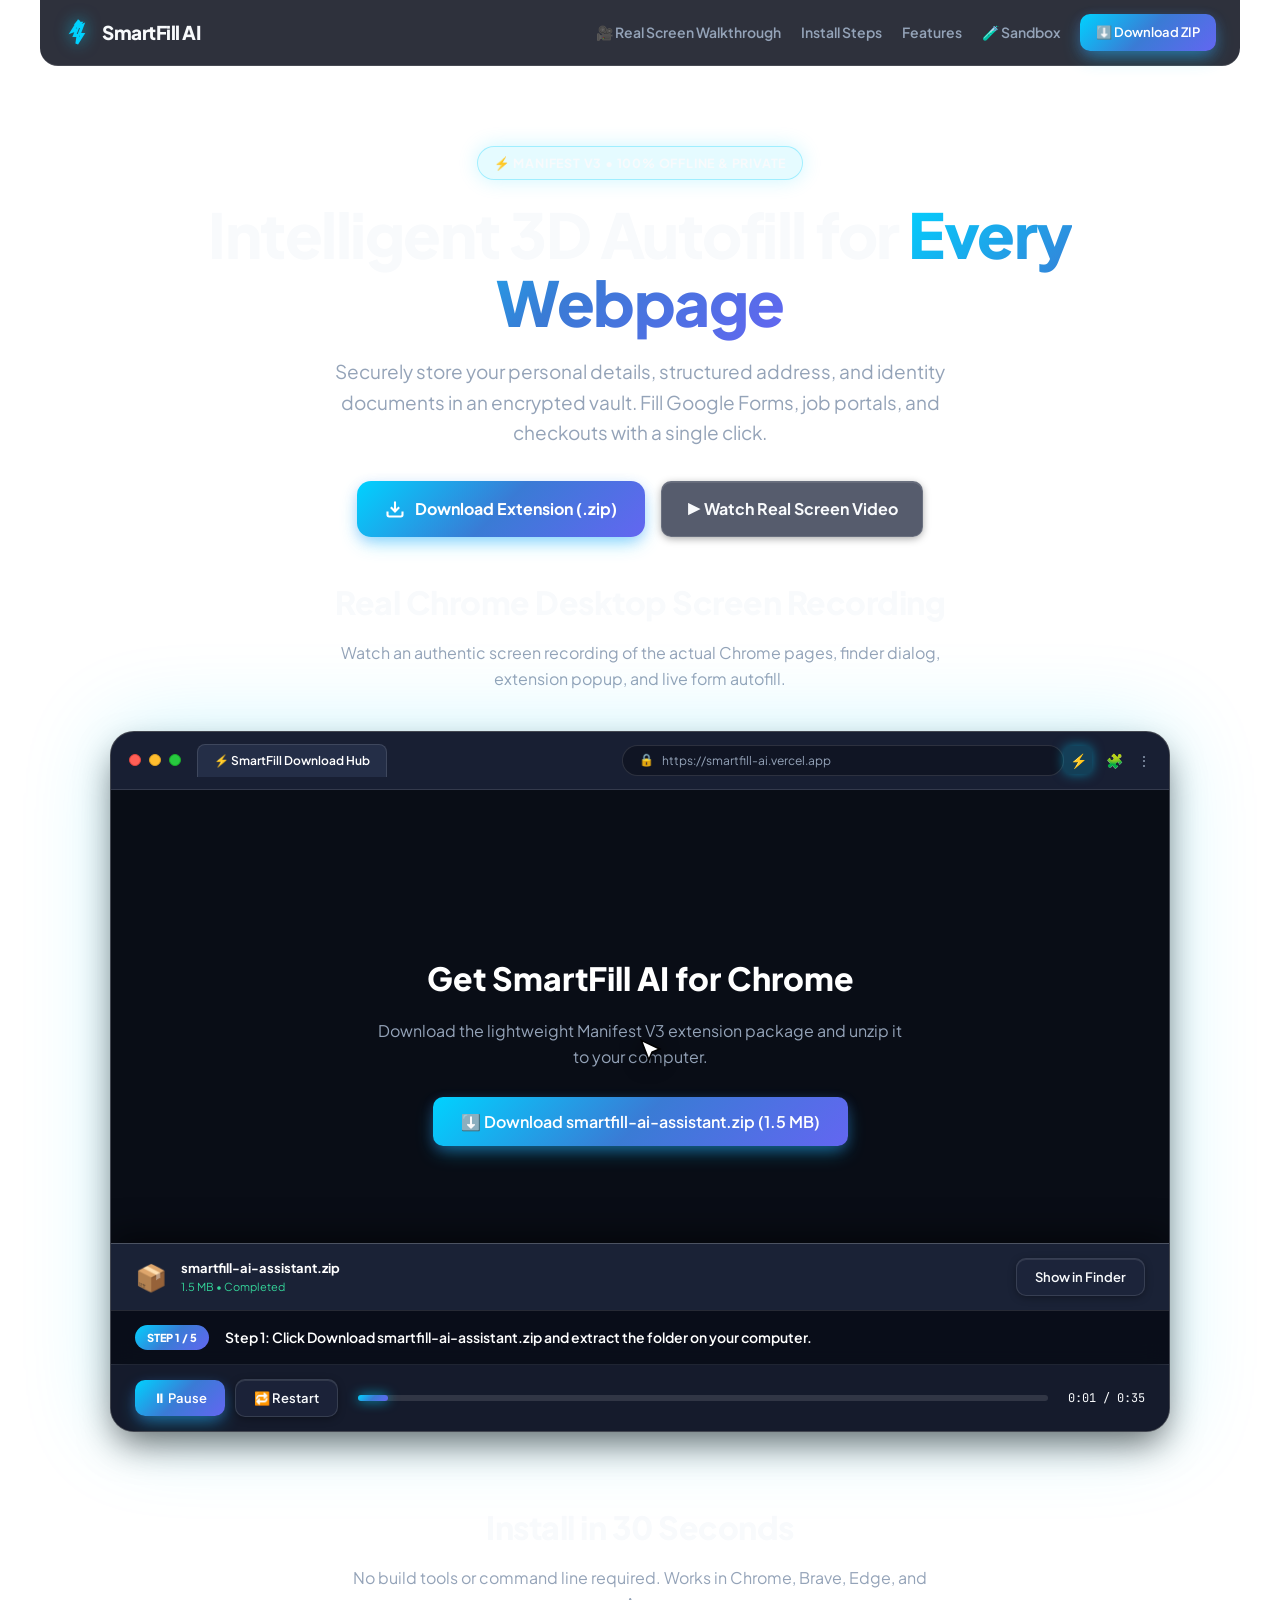
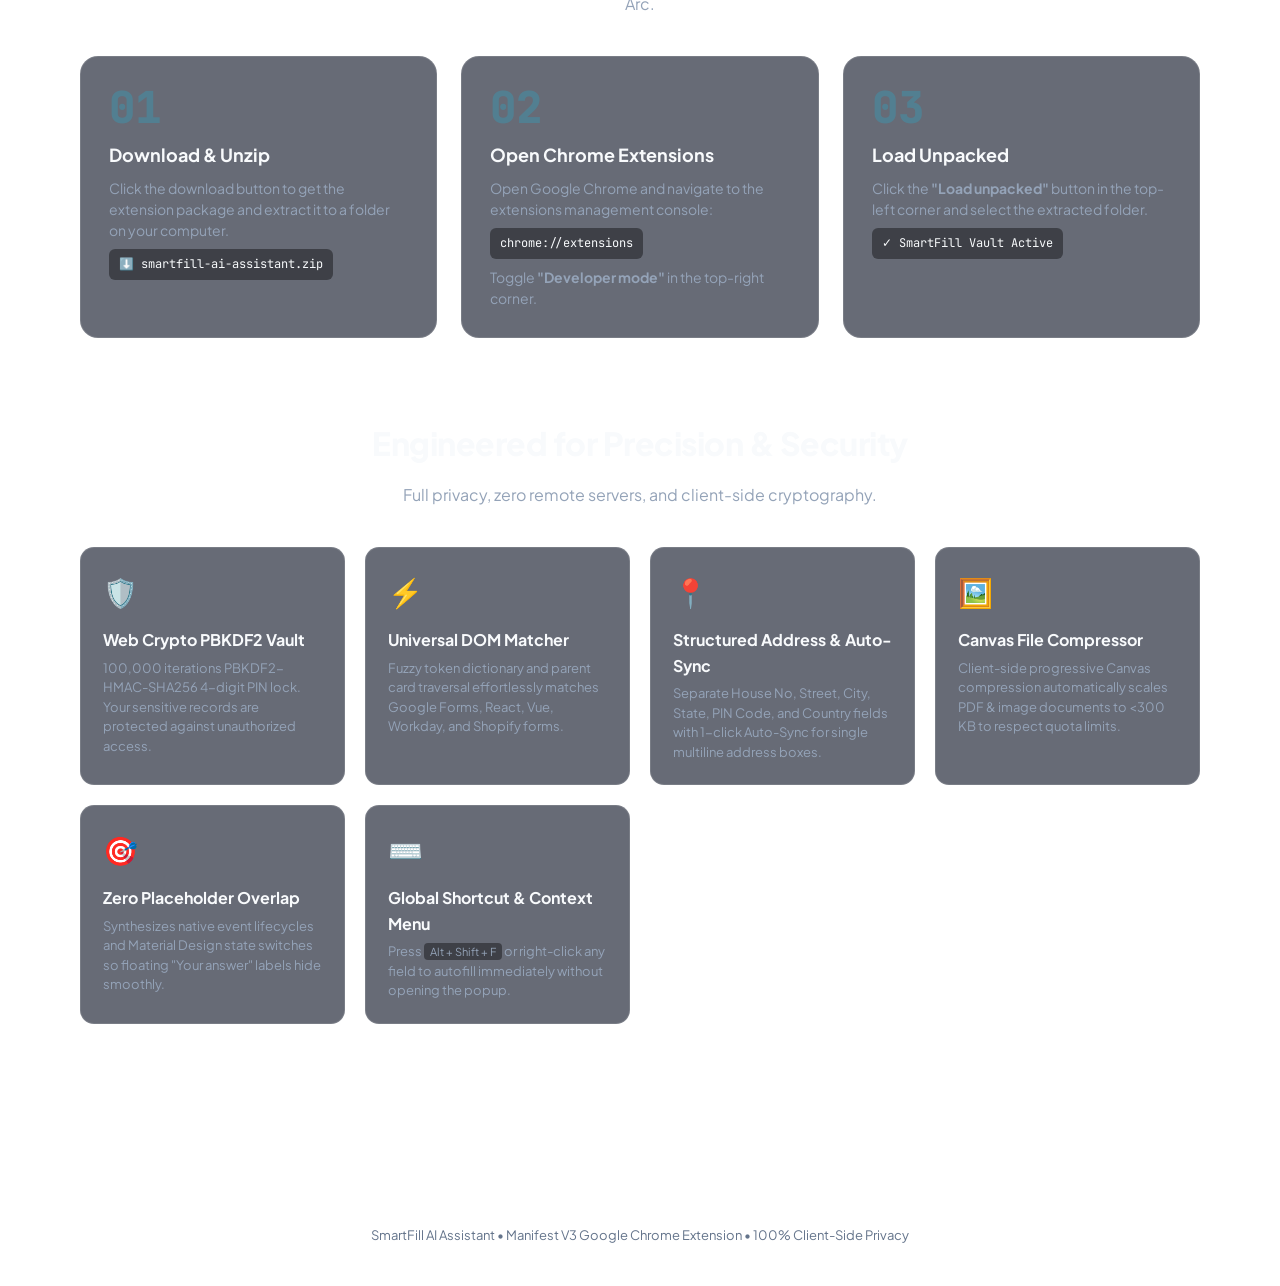
<file: index.html>
<!DOCTYPE html>
<html lang="en" data-theme="dark">
<head>
  <meta charset="UTF-8">
  <meta name="viewport" content="width=device-width, initial-scale=1.0">
  <title>SmartFill AI Assistant — Next-Gen 3D Autofill Chrome Extension</title>
  <meta name="description" content="Intelligent 3D Glassmorphic form-filling assistant with client-side document compression & secure cryptographic PIN vault for Google Chrome.">
  <link rel="preconnect" href="https://fonts.googleapis.com">
  <link rel="preconnect" href="https://fonts.gstatic.com" crossorigin>
  <link href="https://fonts.googleapis.com/css2?family=Outfit:wght@300;400;500;600;700;800;900&family=JetBrains+Mono:wght@400;500;700&display=swap" rel="stylesheet">
  <link rel="stylesheet" href="styles/3d-theme.css">
  <style>
    :root {
      --hero-glow: radial-gradient(circle at 50% 20%, rgba(0, 210, 255, 0.15), rgba(112, 0, 255, 0.12) 40%, transparent 70%);
    }

    *, *::before, *::after {
      box-sizing: border-box;
    }

    html, body {
      width: 100% !important;
      max-width: 100% !important;
      min-height: 100vh;
      margin: 0;
      padding: 0;
      overflow-x: hidden;
      background-color: var(--bg-deep) !important;
      background-image: var(--bg-mesh), var(--hero-glow) !important;
      color: var(--text-primary);
      font-family: 'Outfit', -apple-system, sans-serif;
      line-height: 1.6;
    }

    /* Navbar */
    .navbar {
      position: sticky;
      top: 0;
      z-index: 100;
      width: 100%;
      max-width: 1200px;
      backdrop-filter: blur(20px);
      -webkit-backdrop-filter: blur(20px);
      background: rgba(10, 14, 26, 0.85);
      border-bottom: 1px solid var(--glass-border);
      padding: 14px 24px;
      display: flex;
      justify-content: space-between;
      align-items: center;
      margin: 0 auto;
      border-radius: 0 0 var(--radius-lg) var(--radius-lg);
    }

    .brand-logo {
      display: flex;
      align-items: center;
      gap: 10px;
      text-decoration: none;
      color: var(--text-primary);
      font-weight: 800;
      font-size: 19px;
      letter-spacing: -0.5px;
    }

    .brand-logo svg {
      width: 28px;
      height: 28px;
      filter: drop-shadow(0 0 8px rgba(0, 210, 255, 0.6));
    }

    .nav-links {
      display: flex;
      align-items: center;
      gap: 20px;
    }

    .nav-link {
      color: var(--text-secondary);
      text-decoration: none;
      font-size: 14px;
      font-weight: 600;
      transition: color var(--transition-fast);
    }
    .nav-link:hover {
      color: var(--primary-cyan);
    }

    /* Container */
    .landing-container {
      max-width: 1160px;
      margin: 0 auto;
      padding: 40px 20px 80px 20px;
    }

    /* Hero Section */
    .hero-section {
      text-align: center;
      padding: 40px 0 40px 0;
      position: relative;
    }

    .hero-badge {
      display: inline-flex;
      align-items: center;
      gap: 8px;
      padding: 6px 16px;
      border-radius: 30px;
      background: rgba(0, 210, 255, 0.1);
      border: 1px solid rgba(0, 210, 255, 0.3);
      color: var(--primary-cyan);
      font-size: 12.5px;
      font-weight: 700;
      text-transform: uppercase;
      letter-spacing: 0.8px;
      margin-bottom: 20px;
      box-shadow: 0 0 20px rgba(0, 210, 255, 0.2);
    }

    .hero-title {
      font-size: clamp(36px, 6vw, 62px);
      font-weight: 900;
      line-height: 1.1;
      letter-spacing: -1.5px;
      margin: 0 auto 20px auto;
      max-width: 900px;
    }

    .hero-title span {
      background: var(--primary-gradient);
      -webkit-background-clip: text;
      -webkit-text-fill-color: transparent;
    }

    .hero-subtitle {
      font-size: clamp(16px, 2vw, 19px);
      color: var(--text-secondary);
      max-width: 680px;
      margin: 0 auto 34px auto;
    }

    .hero-actions {
      display: flex;
      justify-content: center;
      gap: 16px;
      flex-wrap: wrap;
    }

    .btn-download-hero {
      padding: 14px 28px;
      font-size: 16px;
      font-weight: 700;
      border-radius: var(--radius-md);
      display: inline-flex;
      align-items: center;
      gap: 10px;
      text-decoration: none;
    }

    /* =========================================================================
       Human-Style Desktop Screen Recording Video Player (Real UI Engine)
       ========================================================================= */
    .screen-recorder-frame {
      margin: 40px auto 70px auto;
      max-width: 1060px;
      border-radius: var(--radius-xl);
      background: #0d121f;
      border: 1px solid var(--glass-border-hover);
      box-shadow: var(--depth-lg), 0 0 90px rgba(0, 210, 255, 0.2);
      overflow: hidden;
      position: relative;
    }

    /* macOS Window Chrome Header */
    .mac-window-header {
      background: #181f33;
      padding: 12px 18px;
      display: flex;
      align-items: center;
      justify-content: space-between;
      border-bottom: 1px solid var(--glass-border);
      user-select: none;
    }

    .mac-traffic-lights {
      display: flex;
      gap: 8px;
    }
    .traffic-dot {
      width: 12px;
      height: 12px;
      border-radius: 50%;
    }
    .traffic-red { background: #ff5f56; border: 1px solid #e0443e; }
    .traffic-yellow { background: #ffbd2e; border: 1px solid #dea123; }
    .traffic-green { background: #27c93f; border: 1px solid #1aab29; }

    .mac-browser-tab-bar {
      display: flex;
      align-items: center;
      gap: 6px;
      flex: 1;
      max-width: 500px;
      margin: 0 16px;
    }

    .mac-active-tab {
      background: #242e47;
      border: 1px solid var(--glass-border);
      border-bottom: none;
      padding: 6px 16px;
      border-radius: 8px 8px 0 0;
      font-size: 12px;
      font-weight: 600;
      color: #fff;
      display: flex;
      align-items: center;
      gap: 8px;
      max-width: 240px;
      white-space: nowrap;
      overflow: hidden;
      text-overflow: ellipsis;
    }

    .mac-omnibox {
      background: #101524;
      border: 1px solid var(--glass-border);
      border-radius: 20px;
      padding: 5px 16px;
      font-size: 12px;
      color: var(--text-secondary);
      flex: 1;
      display: flex;
      align-items: center;
      gap: 8px;
      font-family: 'JetBrains Mono', monospace;
    }

    .mac-toolbar-icons {
      display: flex;
      align-items: center;
      gap: 14px;
      color: var(--text-secondary);
      font-size: 14px;
    }

    .toolbar-pin-btn {
      width: 28px;
      height: 28px;
      background: rgba(0, 210, 255, 0.18);
      border: 1px solid var(--primary-cyan);
      border-radius: 6px;
      display: flex;
      align-items: center;
      justify-content: center;
      color: var(--primary-cyan);
      cursor: pointer;
      box-shadow: 0 0 12px rgba(0, 210, 255, 0.5);
    }

    /* Screen Stage */
    .screen-recording-stage {
      min-height: 520px;
      background: #090d16;
      position: relative;
      overflow: hidden;
      display: flex;
      flex-direction: column;
    }

    /* Simulated Human Mouse Cursor */
    .human-mouse-cursor {
      position: absolute;
      top: 50%;
      left: 50%;
      width: 26px;
      height: 26px;
      pointer-events: none;
      z-index: 9999;
      transform: translate(-2px, -2px);
      transition: top 0.75s cubic-bezier(0.25, 1, 0.5, 1), left 0.75s cubic-bezier(0.25, 1, 0.5, 1);
      filter: drop-shadow(0 4px 10px rgba(0, 0, 0, 0.8));
    }

    .human-mouse-cursor svg {
      width: 100%;
      height: 100%;
    }

    .click-ripple {
      position: absolute;
      width: 40px;
      height: 40px;
      border-radius: 50%;
      border: 2px solid #00d2ff;
      background: rgba(0, 210, 255, 0.35);
      top: -7px;
      left: -7px;
      opacity: 0;
      transform: scale(0.4);
      pointer-events: none;
    }

    .click-ripple.animate {
      animation: rippleEffect 0.5s ease-out forwards;
    }

    @keyframes rippleEffect {
      0% { opacity: 1; transform: scale(0.4); }
      100% { opacity: 0; transform: scale(1.8); }
    }

    /* Scenes Canvas */
    .rec-scene {
      display: none;
      flex: 1;
      padding: 24px;
      position: relative;
    }
    .rec-scene.active {
      display: flex;
      flex-direction: column;
      justify-content: center;
      animation: recFade 0.35s ease;
    }

    @keyframes recFade {
      from { opacity: 0; }
      to { opacity: 1; }
    }

    /* REAL PAGE 1: Download Screen */
    .real-download-view {
      text-align: center;
      padding: 40px 20px;
    }

    .real-download-shelf {
      position: absolute;
      bottom: 0;
      left: 0;
      right: 0;
      background: #1a2236;
      border-top: 1px solid var(--glass-border-hover);
      padding: 12px 24px;
      display: flex;
      align-items: center;
      justify-content: space-between;
      box-shadow: 0 -10px 30px rgba(0,0,0,0.5);
    }

    /* REAL PAGE 2: chrome://extensions Page */
    .real-extensions-page {
      background: #202124;
      border-radius: 8px;
      overflow: hidden;
      width: 100%;
      height: 100%;
      box-sizing: border-box;
      color: #e8eaed;
      font-family: -apple-system, Roboto, sans-serif;
    }

    .cr-ext-topbar {
      background: #292a2d;
      padding: 12px 24px;
      display: flex;
      align-items: center;
      justify-content: space-between;
      border-bottom: 1px solid #3c4043;
    }

    .cr-search-box {
      background: #202124;
      border: 1px solid #5f6368;
      border-radius: 20px;
      padding: 6px 16px;
      width: 280px;
      font-size: 13px;
      color: #9aa0a6;
      display: flex;
      align-items: center;
      gap: 8px;
    }

    .cr-dev-toggle {
      display: flex;
      align-items: center;
      gap: 10px;
      font-size: 13px;
      font-weight: 500;
      color: #e8eaed;
    }

    .cr-actions-bar {
      background: #292a2d;
      padding: 10px 24px;
      display: flex;
      gap: 12px;
      border-bottom: 1px solid #3c4043;
    }

    .cr-btn {
      background: #3c4043;
      border: 1px solid #5f6368;
      color: #8ab4f8;
      border-radius: 4px;
      padding: 6px 14px;
      font-size: 12px;
      font-weight: 600;
      cursor: pointer;
    }
    .cr-btn.primary {
      background: #8ab4f8;
      color: #202124;
      border: none;
    }

    .cr-extension-card {
      background: #292a2d;
      border: 1px solid #3c4043;
      border-radius: 8px;
      padding: 18px;
      max-width: 580px;
      margin: 20px auto;
      display: flex;
      gap: 16px;
      box-shadow: 0 4px 12px rgba(0,0,0,0.4);
    }

    /* REAL PAGE 3: macOS Finder Modal */
    .real-finder-dialog {
      background: #1e222b;
      border: 1px solid #3b4252;
      border-radius: 10px;
      width: 620px;
      margin: 0 auto;
      box-shadow: 0 25px 60px rgba(0,0,0,0.85);
      overflow: hidden;
    }

    .finder-titlebar {
      background: #2e3440;
      padding: 10px 16px;
      display: flex;
      align-items: center;
      justify-content: space-between;
      font-size: 12px;
      font-weight: 600;
      color: #d8dee9;
      border-bottom: 1px solid #434c5e;
    }

    .finder-body {
      display: grid;
      grid-template-columns: 160px 1fr;
      min-height: 220px;
    }

    .finder-sidebar {
      background: #242933;
      border-right: 1px solid #3b4252;
      padding: 12px;
      font-size: 12px;
      color: #9aa0a6;
      display: flex;
      flex-direction: column;
      gap: 8px;
    }

    .finder-item {
      padding: 5px 8px;
      border-radius: 5px;
      cursor: pointer;
    }
    .finder-item.active {
      background: #00d2ff;
      color: #000;
      font-weight: 700;
    }

    .finder-files {
      padding: 16px;
      background: #1e222b;
    }

    .folder-row {
      display: flex;
      align-items: center;
      gap: 10px;
      padding: 8px 12px;
      border-radius: 6px;
      background: rgba(0, 210, 255, 0.12);
      border: 1px solid #00d2ff;
      color: #fff;
      font-size: 13px;
      font-weight: 600;
    }

    /* REAL PAGE 4: Exact Extension Popup Dropdown */
    .real-popup-overlay-stage {
      display: flex;
      justify-content: flex-end;
      padding-right: 40px;
      align-items: flex-start;
      height: 100%;
    }

    .real-popup-mock-wrapper {
      width: 380px;
      border-radius: 16px;
      box-shadow: 0 20px 60px rgba(0,0,0,0.85), 0 0 30px rgba(0, 210, 255, 0.3);
      border: 1px solid var(--glass-border-hover);
      background: #111726;
      overflow: hidden;
    }

    .real-popup-mock-wrapper .header-card {
      background: #161d2f;
      border: 1px solid var(--glass-border);
      border-radius: 12px;
      margin: 12px;
      padding: 12px;
    }
    .real-popup-mock-wrapper .header-top {
      display: flex;
      justify-content: space-between;
      align-items: center;
    }
    .real-popup-mock-wrapper .brand-row {
      display: flex;
      align-items: center;
      gap: 8px;
    }
    .real-popup-mock-wrapper .logo-badge {
      width: 28px;
      height: 28px;
      display: flex;
      align-items: center;
      justify-content: center;
    }
    .real-popup-mock-wrapper .storage-widget {
      margin: 8px 0;
    }
    .real-popup-mock-wrapper .storage-info-row {
      display: flex;
      justify-content: space-between;
      font-size: 10px;
      color: var(--text-muted);
      margin-bottom: 3px;
    }
    .real-popup-mock-wrapper .meter-wrapper {
      height: 4px;
      background: rgba(255, 255, 255, 0.1);
      border-radius: 2px;
      overflow: hidden;
    }
    .real-popup-mock-wrapper .meter-fill {
      height: 100%;
      background: var(--primary-gradient);
      border-radius: 2px;
    }
    .real-popup-mock-wrapper .header-actions {
      display: flex;
      gap: 8px;
    }
    .real-popup-mock-wrapper .nav-tabs {
      display: flex;
      gap: 4px;
      background: rgba(0, 0, 0, 0.25);
      padding: 3px;
      border-radius: 8px;
      margin: 8px 12px;
    }
    .real-popup-mock-wrapper .tab-btn {
      flex: 1;
      padding: 5px 0;
      border: none;
      background: none;
      color: var(--text-muted);
      font-size: 11px;
      font-weight: 700;
      border-radius: 6px;
      cursor: pointer;
    }
    .real-popup-mock-wrapper .tab-btn.active {
      background: var(--primary-gradient);
      color: #fff;
    }

    /* REAL PAGE 5: Real Google Form */
    .real-google-form-page {
      background: #f0ebf8;
      border-radius: 8px;
      padding: 24px;
      max-width: 620px;
      margin: 0 auto;
      color: #202124;
      box-shadow: 0 4px 20px rgba(0,0,0,0.3);
      font-family: 'Roboto', -apple-system, sans-serif;
    }

    .gf-header-card {
      background: #ffffff;
      border-top: 8px solid #673ab7;
      border-radius: 8px;
      padding: 20px 24px;
      margin-bottom: 12px;
      box-shadow: 0 1px 3px rgba(0,0,0,0.12);
    }

    .gf-title {
      font-size: 24px;
      font-weight: 500;
      color: #202124;
      margin: 0 0 8px 0;
    }

    .gf-question-card {
      background: #ffffff;
      border-radius: 8px;
      padding: 20px 24px;
      margin-bottom: 12px;
      box-shadow: 0 1px 3px rgba(0,0,0,0.12);
      position: relative;
    }

    .gf-q-label {
      font-size: 14px;
      font-weight: 500;
      color: #202124;
      margin-bottom: 12px;
      display: block;
    }

    .gf-input-underline {
      width: 100%;
      border: none;
      border-bottom: 1px solid #70757a;
      padding: 8px 0;
      font-size: 14px;
      outline: none;
      background: transparent;
      color: #202124;
      transition: all 0.3s ease;
    }

    .gf-input-underline.filled {
      border-bottom: 2px solid #673ab7;
      color: #1a73e8;
      font-weight: 500;
    }

    /* Subtitles Bar */
    .narration-subtitles-bar {
      background: rgba(10, 14, 26, 0.95);
      backdrop-filter: blur(12px);
      -webkit-backdrop-filter: blur(12px);
      border-top: 1px solid var(--glass-border);
      padding: 14px 24px;
      display: flex;
      align-items: center;
      gap: 16px;
      font-size: 14px;
      font-weight: 600;
      color: #fff;
    }

    .narration-badge {
      background: var(--primary-gradient);
      color: #fff;
      font-size: 11px;
      font-weight: 800;
      padding: 4px 12px;
      border-radius: 20px;
      white-space: nowrap;
    }

    /* Video Controller Bar */
    .rec-video-controls {
      background: #151b2c;
      padding: 14px 24px;
      display: flex;
      align-items: center;
      justify-content: space-between;
      border-top: 1px solid var(--glass-border);
    }

    .rec-timeline-scrubber {
      flex: 1;
      height: 6px;
      background: rgba(255, 255, 255, 0.12);
      border-radius: 3px;
      margin: 0 20px;
      cursor: pointer;
      position: relative;
    }

    .rec-scrubber-progress {
      height: 100%;
      width: 0%;
      background: var(--primary-gradient);
      border-radius: 3px;
      box-shadow: 0 0 12px rgba(0, 210, 255, 0.8);
      transition: width 0.15s linear;
    }

    /* Steps Grid */
    .steps-section {
      margin: 60px 0 80px 0;
      text-align: center;
    }

    .section-headline {
      font-size: 32px;
      font-weight: 800;
      letter-spacing: -0.5px;
      margin-bottom: 12px;
    }

    .section-desc {
      color: var(--text-secondary);
      font-size: 16px;
      max-width: 600px;
      margin: 0 auto 40px auto;
    }

    .steps-grid {
      display: grid;
      grid-template-columns: repeat(auto-fit, minmax(300px, 1fr));
      gap: 24px;
      text-align: left;
    }

    .step-card {
      background: var(--surface-1);
      border: 1px solid var(--glass-border);
      border-radius: var(--radius-lg);
      padding: 28px;
      position: relative;
      overflow: hidden;
      transition: all var(--transition-normal);
    }
    .step-card:hover {
      transform: translateY(-4px);
      border-color: var(--primary-cyan);
      box-shadow: var(--depth-md), 0 0 25px rgba(0, 210, 255, 0.15);
    }

    .step-number {
      font-size: 44px;
      font-weight: 900;
      color: rgba(0, 210, 255, 0.2);
      line-height: 1;
      margin-bottom: 12px;
      font-family: 'JetBrains Mono', monospace;
    }

    .step-title {
      font-size: 18px;
      font-weight: 700;
      margin-bottom: 8px;
      color: var(--text-primary);
    }

    .step-text {
      color: var(--text-secondary);
      font-size: 14px;
      line-height: 1.5;
    }

    .step-code {
      background: rgba(0, 0, 0, 0.4);
      padding: 6px 10px;
      border-radius: var(--radius-xs);
      font-family: 'JetBrains Mono', monospace;
      font-size: 12px;
      color: var(--primary-cyan);
      display: inline-block;
      margin-top: 8px;
    }

    /* Features Grid */
    .features-grid {
      display: grid;
      grid-template-columns: repeat(auto-fit, minmax(260px, 1fr));
      gap: 20px;
      margin-top: 30px;
    }

    .feature-card {
      background: var(--surface-1);
      border: 1px solid var(--glass-border);
      border-radius: var(--radius-md);
      padding: 22px;
      transition: all var(--transition-fast);
    }
    .feature-card:hover {
      border-color: var(--glass-border-hover);
      transform: translateY(-2px);
    }

    .feature-icon {
      font-size: 28px;
      margin-bottom: 12px;
      display: inline-block;
    }

    .feature-title {
      font-size: 16px;
      font-weight: 700;
      margin-bottom: 6px;
    }

    .feature-desc {
      font-size: 13px;
      color: var(--text-secondary);
      line-height: 1.5;
    }

    /* Footer */
    footer {
      border-top: 1px solid var(--glass-border);
      padding: 40px 20px;
      text-align: center;
      color: var(--text-muted);
      font-size: 13px;
    }
  </style>
</head>
<body>

  <!-- Top Navigation -->
  <header class="navbar">
    <a href="#" class="brand-logo">
      <svg viewBox="0 0 24 24" fill="none" stroke="#00d2ff" stroke-width="2.5">
        <path d="m13 2-2 2.5h3L11 8l5-2-3 8h3L11 22l1-7H9l2-5-4 1.5L13 2z"/>
      </svg>
      <span>SmartFill AI</span>
    </a>
    <nav class="nav-links">
      <a href="#video-tour" class="nav-link">🎥 Real Screen Walkthrough</a>
      <a href="#install" class="nav-link">Install Steps</a>
      <a href="#features" class="nav-link">Features</a>
      <a href="test-form.html" target="_blank" class="nav-link">🧪 Sandbox</a>
      <a href="smartfill-ai-assistant.zip" download="smartfill-ai-assistant.zip" class="btn-3d btn-primary" style="padding:8px 16px; font-size:13px;">
        ⬇️ Download ZIP
      </a>
    </nav>
  </header>

  <div class="landing-container">
    
    <!-- Hero Section -->
    <section class="hero-section">
      <div class="hero-badge">⚡ Manifest V3 • 100% Offline & Private</div>
      <h1 class="hero-title">Intelligent 3D Autofill for <span>Every Webpage</span></h1>
      <p class="hero-subtitle">
        Securely store your personal details, structured address, and identity documents in an encrypted vault. Fill Google Forms, job portals, and checkouts with a single click.
      </p>

      <div class="hero-actions">
        <a href="smartfill-ai-assistant.zip" download="smartfill-ai-assistant.zip" class="btn-3d btn-primary btn-download-hero">
          <svg width="20" height="20" viewBox="0 0 24 24" fill="none" stroke="currentColor" stroke-width="2.5">
            <path d="M21 15v4a2 2 0 0 1-2 2H5a2 2 0 0 1-2-2v-4M7 10l5 5 5-5M12 15V3"/>
          </svg>
          Download Extension (.zip)
        </a>
        <a href="#video-tour" class="btn-3d btn-secondary" style="padding:14px 24px; font-size:16px; font-weight:700; text-decoration:none;">
          ▶ Watch Real Screen Video
        </a>
      </div>
    </section>

    <!-- REAL-SCREEN WALKTHROUGH VIDEO SIMULATOR -->
    <section id="video-tour" style="scroll-margin-top: 80px;">
      <div style="text-align:center; margin-bottom:20px;">
        <h2 class="section-headline">Real Chrome Desktop Screen Recording</h2>
        <p class="section-desc">Watch an authentic screen recording of the actual Chrome pages, finder dialog, extension popup, and live form autofill.</p>
      </div>

      <div class="screen-recorder-frame">
        
        <!-- macOS Window Titlebar & Chrome Tab Bar -->
        <div class="mac-window-header">
          <div class="mac-traffic-lights">
            <span class="traffic-dot traffic-red"></span>
            <span class="traffic-dot traffic-yellow"></span>
            <span class="traffic-dot traffic-green"></span>
          </div>

          <div class="mac-browser-tab-bar">
            <div class="mac-active-tab" id="recTabTitle">
              ⚡ SmartFill AI Assistant
            </div>
          </div>

          <div class="mac-omnibox">
            🔒 <span id="recUrlBar">https://smartfill-ai.vercel.app</span>
          </div>

          <div class="mac-toolbar-icons">
            <div class="toolbar-pin-btn" id="recToolbarPin">
              ⚡
            </div>
            <span>🧩</span>
            <span>⋮</span>
          </div>
        </div>

        <!-- Recording Screen Canvas with Animated Human Mouse -->
        <div class="screen-recording-stage" id="recStage">
          
          <!-- Animated Mouse Cursor -->
          <div class="human-mouse-cursor" id="humanCursor">
            <svg viewBox="0 0 24 24" fill="#ffffff" stroke="#000000" stroke-width="1.5">
              <path d="M3 3l7 18 3-7 7-3L3 3z"/>
            </svg>
            <div class="click-ripple" id="clickRipple"></div>
          </div>

          <!-- SCENE 1: REAL Web Download Shelf -->
          <div class="rec-scene active" id="recScene1">
            <div class="real-download-view">
              <h2 style="font-size:32px; font-weight:800; margin-bottom:14px; color:#fff;">Get SmartFill AI for Chrome</h2>
              <p style="color:var(--text-secondary); max-width:540px; margin:0 auto 28px auto;">
                Download the lightweight Manifest V3 extension package and unzip it to your computer.
              </p>
              <button class="btn-3d btn-primary" id="simHeroDownloadBtn" style="padding:14px 28px; font-size:16px;">
                ⬇️ Download smartfill-ai-assistant.zip (1.5 MB)
              </button>
            </div>

            <div class="real-download-shelf" id="recShelfBox">
              <div style="display:flex; align-items:center; gap:14px;">
                <span style="font-size:26px;">📦</span>
                <div>
                  <div style="font-size:13px; font-weight:700; color:#fff;">smartfill-ai-assistant.zip</div>
                  <div style="font-size:11px; color:#34d399;" id="recShelfStatus">1.5 MB • Completed</div>
                </div>
              </div>
              <button class="btn-3d btn-secondary btn-sm" id="recOpenFolderBtn">Show in Finder</button>
            </div>
          </div>

          <!-- SCENE 2: REAL chrome://extensions Page -->
          <div class="rec-scene" id="recScene2">
            <div class="real-extensions-page">
              <div class="cr-ext-topbar">
                <div style="display:flex; align-items:center; gap:12px;">
                  <span style="font-size:20px;">🧩</span>
                  <span style="font-size:16px; font-weight:700; color:#e8eaed;">Extensions</span>
                </div>
                <div class="cr-search-box">
                  🔍 <span>Search extensions</span>
                </div>
                <div class="cr-dev-toggle" id="recDevToggleContainer">
                  <span>Developer mode</span>
                  <div class="toggle-pill" id="realDevTogglePill">
                    <div class="toggle-knob"></div>
                  </div>
                </div>
              </div>

              <div class="cr-actions-bar" id="recCrActionsBar">
                <button class="cr-btn primary" id="recRealLoadBtn">Load unpacked</button>
                <button class="cr-btn" disabled>Pack extension</button>
                <button class="cr-btn" disabled>Update</button>
              </div>

              <div class="cr-extension-card" id="recRealCard" style="display:none;">
                <img src="icons/icon-48.png" style="width:48px; height:48px; border-radius:8px;" alt="Icon">
                <div style="flex:1;">
                  <div style="display:flex; justify-content:space-between; align-items:center;">
                    <div style="font-size:14px; font-weight:700; color:#fff;">SmartFill AI Assistant 1.0.0</div>
                    <div class="toggle-pill on" style="width:36px; height:18px;"><div class="toggle-knob" style="width:14px; height:14px; transform:translateX(18px);"></div></div>
                  </div>
                  <div style="font-size:12px; color:#9aa0a6; margin:6px 0;">Intelligent 3D Glassmorphic form-filling assistant with client-side document compression & secure PIN vault.</div>
                  <div style="font-size:11px; color:#5f6368; font-family:'JetBrains Mono',monospace;">ID: gkbplkmhhnkfaidmgeofpbnobknjlnma</div>
                  <div style="display:flex; gap:10px; margin-top:10px;">
                    <button class="cr-btn">Details</button>
                    <button class="cr-btn">Remove</button>
                  </div>
                </div>
              </div>
            </div>
          </div>

          <!-- SCENE 3: REAL macOS Finder Dialog -->
          <div class="rec-scene" id="recScene3">
            <div class="real-finder-dialog">
              <div class="finder-titlebar">
                <span>Select Extension Directory</span>
                <span>Downloads</span>
              </div>
              <div class="finder-body">
                <div class="finder-sidebar">
                  <span style="font-weight:700; font-size:11px; color:#4c566a;">Favorites</span>
                  <div class="finder-item">🏠 Applications</div>
                  <div class="finder-item active">📂 Downloads</div>
                  <div class="finder-item">📄 Documents</div>
                </div>
                <div class="finder-files">
                  <div class="folder-row" id="recFolderHighlight">
                    <span style="font-size:22px;">📁</span>
                    <div>
                      <div>smartfill-ai-assistant</div>
                      <div style="font-size:11px; color:#94a3b8; font-weight:normal;">manifest.json, popup/, content/, utils/</div>
                    </div>
                  </div>
                  <div style="display:flex; justify-content:flex-end; gap:10px; margin-top:50px;">
                    <button class="btn-3d btn-secondary btn-sm">Cancel</button>
                    <button class="btn-3d btn-primary btn-sm" id="recFinderSelectBtn">Select Folder</button>
                  </div>
                </div>
              </div>
            </div>
          </div>

          <!-- SCENE 4: REAL SmartFill Popup Dashboard -->
          <div class="rec-scene" id="recScene4">
            <div class="real-popup-overlay-stage">
              <div class="real-popup-mock-wrapper">
                <header class="header-card glass-panel" style="padding:14px;">
                  <div class="header-top">
                    <div class="brand-row">
                      <div class="logo-badge">
                        <img src="icons/icon-32.png" alt="SmartFill Logo" class="logo-icon">
                      </div>
                      <div>
                        <h1 class="greeting-text" style="font-size:14px;">Good Afternoon, Alex 👋</h1>
                        <p class="subtitle-text" style="font-size:11px;">SmartFill Vault Active</p>
                      </div>
                    </div>
                    <div class="status-badge">
                      <span class="pulse-dot"></span>
                      <span>Active</span>
                    </div>
                  </div>

                  <div class="storage-widget" style="margin:10px 0;">
                    <div class="storage-info-row">
                      <span class="storage-label">Local Storage</span>
                      <span class="storage-value">403 B / 10.00 MB (0%)</span>
                    </div>
                    <div class="meter-wrapper">
                      <div class="meter-fill" style="width:5%;"></div>
                    </div>
                  </div>

                  <div class="header-actions">
                    <button class="btn-3d btn-primary fill-btn" style="padding:8px 12px; font-size:12px;">
                      ⚡ Fill Current Form
                    </button>
                    <button class="btn-3d btn-emerald lock-btn" style="padding:8px 12px; font-size:12px;">
                      🔓 Unlocked
                    </button>
                  </div>
                </header>

                <nav class="nav-tabs" style="margin:10px 14px;">
                  <button class="tab-btn active">Personal</button>
                  <button class="tab-btn">Address</button>
                  <button class="tab-btn">Pro</button>
                  <button class="tab-btn">Docs</button>
                  <button class="tab-btn">Custom</button>
                  <button class="tab-btn">⚙️</button>
                </nav>

                <div style="padding:0 14px 14px 14px;">
                  <div class="glass-card-3d" style="padding:14px;">
                    <div class="form-group" style="margin-bottom:8px;">
                      <label class="form-label" style="font-size:10px;">Full Name</label>
                      <input type="text" class="input-3d" id="realPopupName" placeholder="Alex Morgan" style="padding:7px 10px; font-size:12px;" readonly>
                    </div>
                    <div class="form-group" style="margin-bottom:8px;">
                      <label class="form-label" style="font-size:10px;">Email Address</label>
                      <input type="email" class="input-3d" id="realPopupEmail" placeholder="alex.morgan@techcorp.io" style="padding:7px 10px; font-size:12px;" readonly>
                    </div>
                    <div class="form-group" style="margin-bottom:12px;">
                      <label class="form-label" style="font-size:10px;">Phone Number</label>
                      <input type="tel" class="input-3d" id="realPopupPhone" placeholder="+1 (555) 234-5678" style="padding:7px 10px; font-size:12px;" readonly>
                    </div>
                    <button class="btn-3d btn-primary" id="realPopupSaveBtn" style="width:100%; padding:9px; font-size:12px;">
                      💾 Save Changes
                    </button>
                  </div>
                </div>
              </div>
            </div>
          </div>

          <!-- SCENE 5: REAL Google Forms RSVP Page -->
          <div class="rec-scene" id="recScene5">
            <div class="real-google-form-page">
              <div class="gf-header-card">
                <h3 class="gf-title">Campus RSVP & Event Registration</h3>
                <div style="font-size:12px; color:#5f6368;">Important: Please ensure all information is accurate.</div>
                <div style="font-size:12px; color:#d93025; margin-top:8px;">* Indicates required question</div>
              </div>

              <!-- Question 1 -->
              <div class="gf-question-card">
                <label class="gf-q-label">Full Name <span style="color:#d93025;">*</span></label>
                <div style="position:relative;">
                  <input type="text" class="gf-input-underline" id="gfRealName" placeholder="Your answer" readonly>
                  <div class="sim-floating-badge" id="gfRealBadge" style="transform:scale(1); opacity:1;">
                    ⚡ SmartFill
                  </div>
                </div>
              </div>

              <!-- Question 2 -->
              <div class="gf-question-card">
                <label class="gf-q-label">Email Address <span style="color:#d93025;">*</span></label>
                <input type="text" class="gf-input-underline" id="gfRealEmail" placeholder="Your answer" readonly>
              </div>

              <!-- Question 3 -->
              <div class="gf-question-card">
                <label class="gf-q-label">Contact Number <span style="color:#d93025;">*</span></label>
                <input type="text" class="gf-input-underline" id="gfRealPhone" placeholder="Your answer" readonly>
              </div>
            </div>
          </div>

        </div>

        <!-- Subtitles Narration Bar -->
        <div class="narration-subtitles-bar">
          <span class="narration-badge" id="recStepBadge">STEP 1 / 5</span>
          <span id="recSubtitlesText">Step 1: Download smartfill-ai-assistant.zip and extract the folder to your computer.</span>
        </div>

        <!-- Video Controls Bar -->
        <div class="rec-video-controls">
          <div style="display:flex; align-items:center; gap:10px;">
            <button id="recPlayPauseBtn" class="btn-3d btn-primary btn-sm" style="min-width:70px;">
              ⏸ Pause
            </button>
            <button id="recRestartBtn" class="btn-3d btn-secondary btn-sm">
              🔁 Restart
            </button>
          </div>

          <div class="rec-timeline-scrubber" id="recScrubberTrack">
            <div class="rec-scrubber-progress" id="recScrubberFill"></div>
          </div>

          <div style="font-family:'JetBrains Mono',monospace; font-size:12px; color:var(--primary-cyan); min-width:75px; text-align:right;" id="recTimeCode">
            0:00 / 0:35
          </div>
        </div>

      </div>
    </section>

    <!-- Installation Steps Section -->
    <section id="install" class="steps-section" style="scroll-margin-top: 80px;">
      <h2 class="section-headline">Install in 30 Seconds</h2>
      <p class="section-desc">No build tools or command line required. Works in Chrome, Brave, Edge, and Arc.</p>

      <div class="steps-grid">
        <div class="step-card">
          <div class="step-number">01</div>
          <h3 class="step-title">Download & Unzip</h3>
          <p class="step-text">Click the download button to get the extension package and extract it to a folder on your computer.</p>
          <a href="smartfill-ai-assistant.zip" download="smartfill-ai-assistant.zip" class="step-code" style="text-decoration:none; display:inline-block;">⬇️ smartfill-ai-assistant.zip</a>
        </div>

        <div class="step-card">
          <div class="step-number">02</div>
          <h3 class="step-title">Open Chrome Extensions</h3>
          <p class="step-text">Open Google Chrome and navigate to the extensions management console:</p>
          <span class="step-code">chrome://extensions</span>
          <p class="step-text" style="margin-top:8px;">Toggle <strong>"Developer mode"</strong> in the top-right corner.</p>
        </div>

        <div class="step-card">
          <div class="step-number">03</div>
          <h3 class="step-title">Load Unpacked</h3>
          <p class="step-text">Click the <strong>"Load unpacked"</strong> button in the top-left corner and select the extracted folder.</p>
          <span class="step-code">✓ SmartFill Vault Active</span>
        </div>
      </div>
    </section>

    <!-- Features Section -->
    <section id="features" style="margin: 80px 0; scroll-margin-top: 80px;">
      <div style="text-align:center;">
        <h2 class="section-headline">Engineered for Precision & Security</h2>
        <p class="section-desc">Full privacy, zero remote servers, and client-side cryptography.</p>
      </div>

      <div class="features-grid">
        <div class="feature-card">
          <div class="feature-icon">🛡️</div>
          <h3 class="feature-title">Web Crypto PBKDF2 Vault</h3>
          <p class="feature-desc">100,000 iterations PBKDF2-HMAC-SHA256 4-digit PIN lock. Your sensitive records are protected against unauthorized access.</p>
        </div>

        <div class="feature-card">
          <div class="feature-icon">⚡</div>
          <h3 class="feature-title">Universal DOM Matcher</h3>
          <p class="feature-desc">Fuzzy token dictionary and parent card traversal effortlessly matches Google Forms, React, Vue, Workday, and Shopify forms.</p>
        </div>

        <div class="feature-card">
          <div class="feature-icon">📍</div>
          <h3 class="feature-title">Structured Address & Auto-Sync</h3>
          <p class="feature-desc">Separate House No, Street, City, State, PIN Code, and Country fields with 1-click Auto-Sync for single multiline address boxes.</p>
        </div>

        <div class="feature-card">
          <div class="feature-icon">🖼️</div>
          <h3 class="feature-title">Canvas File Compressor</h3>
          <p class="feature-desc">Client-side progressive Canvas compression automatically scales PDF & image documents to <300 KB to respect quota limits.</p>
        </div>

        <div class="feature-card">
          <div class="feature-icon">🎯</div>
          <h3 class="feature-title">Zero Placeholder Overlap</h3>
          <p class="feature-desc">Synthesizes native event lifecycles and Material Design state switches so floating "Your answer" labels hide smoothly.</p>
        </div>

        <div class="feature-card">
          <div class="feature-icon">⌨️</div>
          <h3 class="feature-title">Global Shortcut & Context Menu</h3>
          <p class="feature-desc">Press <kbd style="background:rgba(0,0,0,0.4); padding:2px 6px; border-radius:4px; font-size:11px;">Alt + Shift + F</kbd> or right-click any field to autofill immediately without opening the popup.</p>
        </div>
      </div>
    </section>

  </div>

  <footer>
    <p>SmartFill AI Assistant • Manifest V3 Google Chrome Extension • 100% Client-Side Privacy</p>
  </footer>

  <!-- Real Screen Recording Engine Script -->
  <script>
    let isPlaying = true;
    let timeElapsed = 0;
    const totalDuration = 35;
    let recTimer = null;

    const cursor = document.getElementById('humanCursor');
    const ripple = document.getElementById('clickRipple');
    const recTabTitle = document.getElementById('recTabTitle');
    const recUrlBar = document.getElementById('recUrlBar');
    const stepBadge = document.getElementById('recStepBadge');
    const subtitles = document.getElementById('recSubtitlesText');
    const scrubberFill = document.getElementById('recScrubberFill');
    const timeCode = document.getElementById('recTimeCode');
    const playPauseBtn = document.getElementById('recPlayPauseBtn');
    const restartBtn = document.getElementById('recRestartBtn');

    const scenes = [
      document.getElementById('recScene1'),
      document.getElementById('recScene2'),
      document.getElementById('recScene3'),
      document.getElementById('recScene4'),
      document.getElementById('recScene5')
    ];

    function moveCursorTo(xPercent, yPercent, callback) {
      cursor.style.left = `${xPercent}%`;
      cursor.style.top = `${yPercent}%`;
      if (callback) setTimeout(callback, 750);
    }

    function triggerClickRipple(callback) {
      ripple.classList.remove('animate');
      void ripple.offsetWidth;
      ripple.classList.add('animate');
      if (callback) setTimeout(callback, 300);
    }

    function setScene(index) {
      scenes.forEach((s, idx) => {
        s.classList.toggle('active', idx === index);
      });
    }

    function executeSceneLogic(sec) {
      // SCENE 1: Real Download Page (0 - 7s)
      if (sec >= 0 && sec < 7) {
        setScene(0);
        recTabTitle.textContent = '⚡ SmartFill Download Hub';
        recUrlBar.textContent = 'https://smartfill-ai.vercel.app';
        stepBadge.textContent = 'STEP 1 / 5';
        subtitles.textContent = 'Step 1: Click Download smartfill-ai-assistant.zip and extract the folder on your computer.';

        if (sec < 3) {
          moveCursorTo(50, 48);
        } else if (sec >= 3 && sec < 5) {
          moveCursorTo(50, 48, () => triggerClickRipple());
        } else {
          moveCursorTo(90, 88);
        }
      }

      // SCENE 2: Real chrome://extensions Page (7 - 14s)
      else if (sec >= 7 && sec < 14) {
        setScene(1);
        recTabTitle.textContent = '🧩 Extensions';
        recUrlBar.textContent = 'chrome://extensions';
        stepBadge.textContent = 'STEP 2 / 5';
        subtitles.textContent = 'Step 2: Go to chrome://extensions and switch ON Developer mode in the top right.';

        const devPill = document.getElementById('realDevTogglePill');
        const actionsBar = document.getElementById('recCrActionsBar');
        const card = document.getElementById('recRealCard');

        if (sec < 10) {
          moveCursorTo(88, 16);
          devPill.classList.remove('on');
          card.style.display = 'none';
        } else {
          moveCursorTo(88, 16, () => {
            triggerClickRipple();
            devPill.classList.add('on');
            card.style.display = 'flex';
          });
        }
      }

      // SCENE 3: Real macOS Finder Modal (14 - 21s)
      else if (sec >= 14 && sec < 21) {
        setScene(2);
        recTabTitle.textContent = '🧩 Extensions (Load Unpacked)';
        recUrlBar.textContent = 'chrome://extensions';
        stepBadge.textContent = 'STEP 3 / 5';
        subtitles.textContent = 'Step 3: Click "Load unpacked" and select the smartfill-ai-assistant folder in Finder.';

        if (sec < 17) {
          moveCursorTo(45, 42);
        } else {
          moveCursorTo(74, 66, () => triggerClickRipple());
        }
      }

      // SCENE 4: Real Extension Popup Dashboard (21 - 28s)
      else if (sec >= 21 && sec < 28) {
        setScene(3);
        recTabTitle.textContent = '⚡ SmartFill Vault Active';
        recUrlBar.textContent = 'chrome-extension://smartfill/popup.html';
        stepBadge.textContent = 'STEP 4 / 5';
        subtitles.textContent = 'Step 4: Click the extension icon in the toolbar, enter your info & click Save Changes.';

        const pName = document.getElementById('realPopupName');
        const pEmail = document.getElementById('realPopupEmail');
        const pPhone = document.getElementById('realPopupPhone');

        if (sec < 23) {
          moveCursorTo(72, 42);
          pName.value = 'Alex Morgan';
        } else if (sec >= 23 && sec < 25) {
          moveCursorTo(72, 54);
          pEmail.value = 'alex.morgan@techcorp.io';
        } else if (sec >= 25 && sec < 27) {
          moveCursorTo(72, 66);
          pPhone.value = '+1 (555) 234-5678';
        } else {
          moveCursorTo(72, 78, () => triggerClickRipple());
        }
      }

      // SCENE 5: Real Google Forms RSVP (28 - 35s)
      else if (sec >= 28 && sec <= 35) {
        setScene(4);
        recTabTitle.textContent = '📝 Campus RSVP & Event Registration';
        recUrlBar.textContent = 'https://docs.google.com/forms/d/event-rsvp/viewform';
        stepBadge.textContent = 'STEP 5 / 5';
        subtitles.textContent = 'Step 5: Open any form online — click the 3D SmartFill helper badge to autofill in 1 second!';

        const gfName = document.getElementById('gfRealName');
        const gfEmail = document.getElementById('gfRealEmail');
        const gfPhone = document.getElementById('gfRealPhone');

        if (sec < 31) {
          moveCursorTo(68, 48);
          gfName.value = '';
          gfName.classList.remove('filled');
          gfEmail.value = '';
          gfEmail.classList.remove('filled');
          gfPhone.value = '';
          gfPhone.classList.remove('filled');
        } else {
          moveCursorTo(68, 48, () => {
            triggerClickRipple();
            gfName.value = 'Alex Morgan';
            gfName.classList.add('filled');
            gfEmail.value = 'alex.morgan@techcorp.io';
            gfEmail.classList.add('filled');
            gfPhone.value = '+1 (555) 234-5678';
            gfPhone.classList.add('filled');
          });
        }
      }
    }

    function updateRecordingLoop() {
      const pct = (timeElapsed / totalDuration) * 100;
      scrubberFill.style.width = `${pct}%`;

      const s = Math.floor(timeElapsed);
      timeCode.textContent = `0:${s < 10 ? '0' : ''}${s} / 0:35`;

      executeSceneLogic(s);
    }

    function startRecording() {
      if (recTimer) clearInterval(recTimer);
      recTimer = setInterval(() => {
        if (!isPlaying) return;
        timeElapsed += 0.25;
        if (timeElapsed >= totalDuration) {
          timeElapsed = 0;
        }
        updateRecordingLoop();
      }, 250);
    }

    playPauseBtn.addEventListener('click', () => {
      isPlaying = !isPlaying;
      playPauseBtn.textContent = isPlaying ? '⏸ Pause' : '▶ Play';
    });

    restartBtn.addEventListener('click', () => {
      timeElapsed = 0;
      isPlaying = true;
      playPauseBtn.textContent = '⏸ Pause';
      updateRecordingLoop();
    });

    document.getElementById('recScrubberTrack').addEventListener('click', (e) => {
      const rect = e.currentTarget.getBoundingClientRect();
      const clickX = e.clientX - rect.left;
      const pct = Math.max(0, Math.min(1, clickX / rect.width));
      timeElapsed = pct * totalDuration;
      updateRecordingLoop();
    });

    startRecording();
  </script>
</body>
</html>
</file>
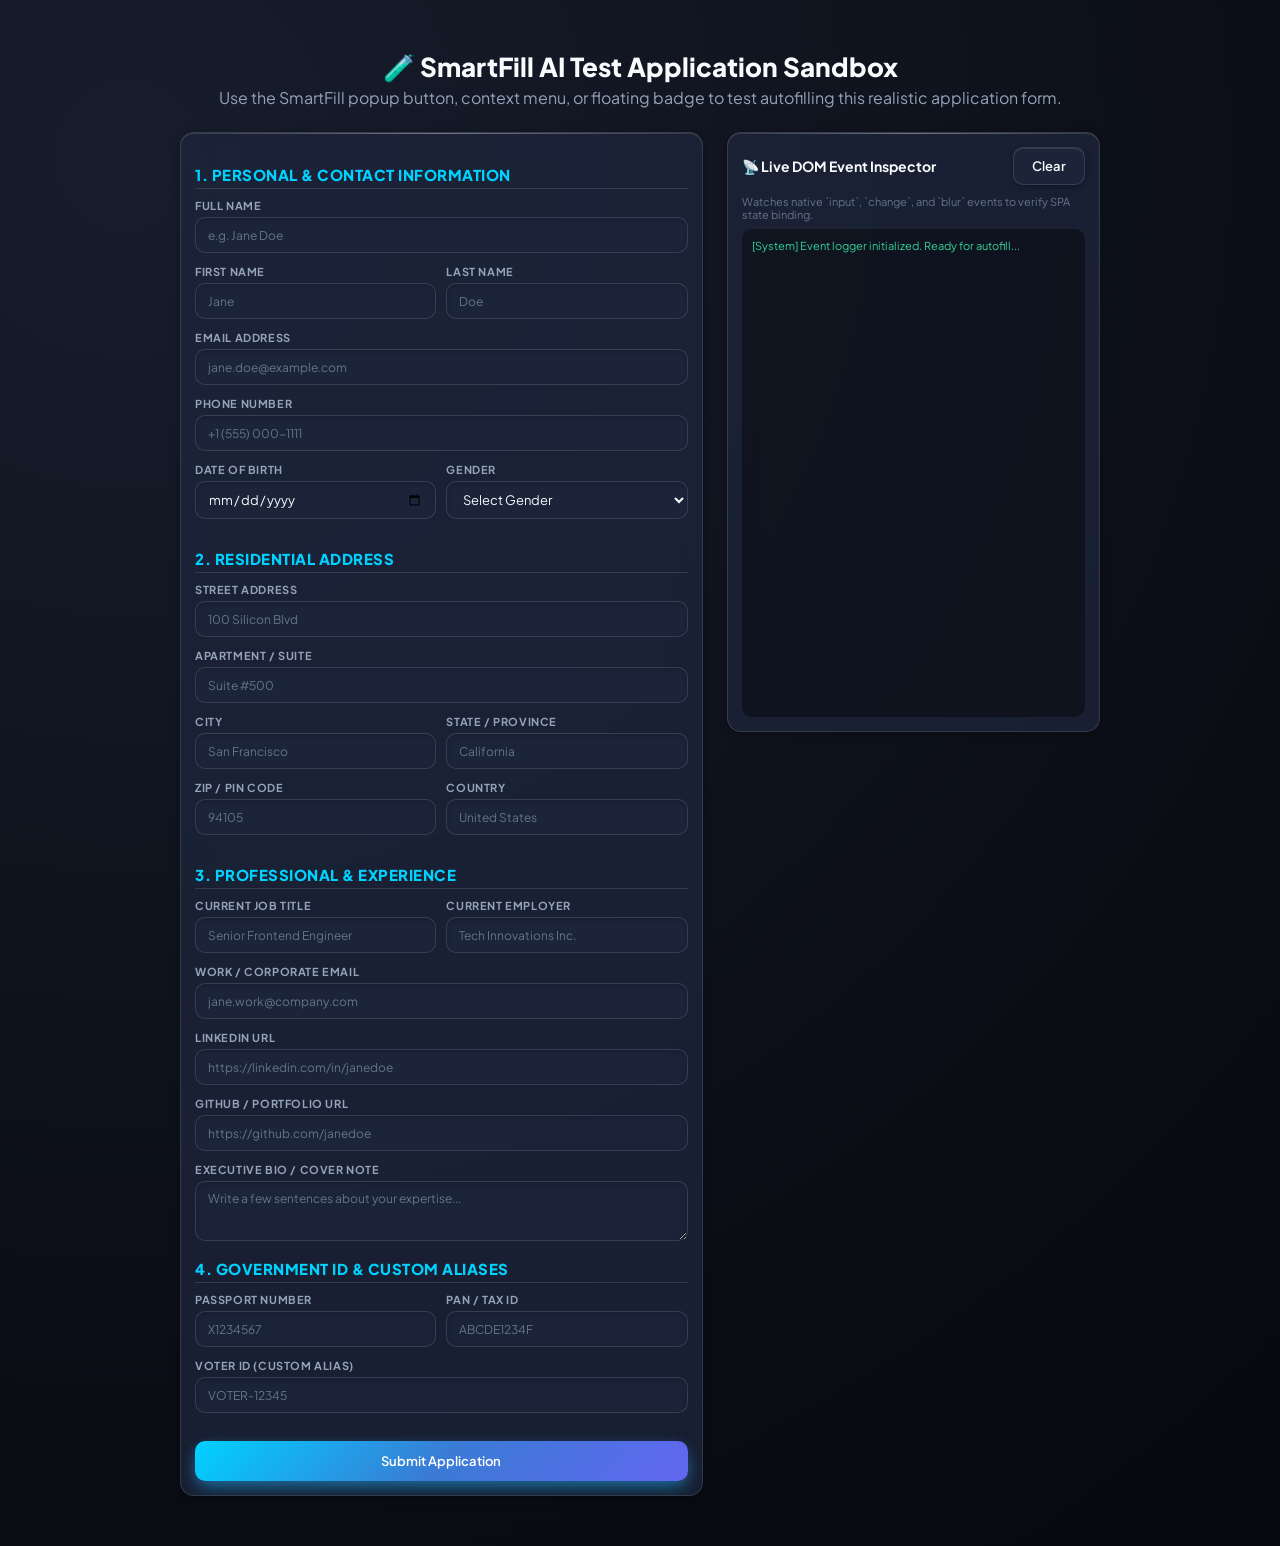
<file: test-form.html>
<!DOCTYPE html>
<html lang="en">
<head>
  <meta charset="UTF-8">
  <meta name="viewport" content="width=device-width, initial-scale=1.0">
  <title>SmartFill AI Assistant — Interactive Test Sandbox</title>
  <link rel="stylesheet" href="styles/3d-theme.css">
  <style>
    body {
      max-width: 960px;
      margin: 30px auto;
      padding: 20px;
    }
    .sandbox-container {
      display: grid;
      grid-template-columns: 1.4fr 1fr;
      gap: 24px;
    }
    .form-section-title {
      font-size: 15px;
      font-weight: 800;
      color: var(--primary-start);
      margin: 18px 0 10px 0;
      padding-bottom: 4px;
      border-bottom: 1px solid var(--glass-border);
      text-transform: uppercase;
      letter-spacing: 0.5px;
    }
    .log-panel {
      position: sticky;
      top: 20px;
      height: 600px;
      display: flex;
      flex-direction: column;
    }
    .log-list {
      flex: 1;
      overflow-y: auto;
      background: rgba(0, 0, 0, 0.4);
      border-radius: var(--radius-sm);
      padding: 10px;
      font-family: 'JetBrains Mono', monospace;
      font-size: 11px;
      color: #34d399;
      display: flex;
      flex-direction: column;
      gap: 4px;
    }
  </style>
</head>
<body>
  <div style="margin-bottom: 24px; text-align: center;">
    <h1 style="font-size:26px; font-weight:800; color:var(--text-primary);">🧪 SmartFill AI Test Application Sandbox</h1>
    <p style="color:var(--text-secondary); margin-top:4px;">
      Use the SmartFill popup button, context menu, or floating badge to test autofilling this realistic application form.
    </p>
  </div>

  <div class="sandbox-container">
    <!-- Test Form Area -->
    <div class="glass-card-3d">
      <form id="sampleJobForm" onsubmit="event.preventDefault(); alert('Form submitted successfully!');">
        
        <!-- Personal Details -->
        <div class="form-section-title">1. Personal & Contact Information</div>
        <div class="form-group">
          <label class="form-label" for="applicant_fullname">Full Name</label>
          <input type="text" id="applicant_fullname" name="applicant_fullname" class="input-3d" placeholder="e.g. Jane Doe" autocomplete="name">
        </div>
        <div style="display:grid; grid-template-columns:1fr 1fr; gap:10px;">
          <div class="form-group">
            <label class="form-label" for="first_name">First Name</label>
            <input type="text" id="first_name" name="first_name" class="input-3d" placeholder="Jane" autocomplete="given-name">
          </div>
          <div class="form-group">
            <label class="form-label" for="last_name">Last Name</label>
            <input type="text" id="last_name" name="last_name" class="input-3d" placeholder="Doe" autocomplete="family-name">
          </div>
        </div>
        <div class="form-group">
          <label class="form-label" for="user_email">Email Address</label>
          <input type="email" id="user_email" name="user_email" class="input-3d" placeholder="jane.doe@example.com" autocomplete="email">
        </div>
        <div class="form-group">
          <label class="form-label" for="phone_number">Phone Number</label>
          <input type="tel" id="phone_number" name="phone_number" class="input-3d" placeholder="+1 (555) 000-1111" autocomplete="tel">
        </div>
        <div style="display:grid; grid-template-columns:1fr 1fr; gap:10px;">
          <div class="form-group">
            <label class="form-label" for="birth_date">Date of Birth</label>
            <input type="date" id="birth_date" name="birth_date" class="input-3d" autocomplete="bday">
          </div>
          <div class="form-group">
            <label class="form-label" for="gender_select">Gender</label>
            <select id="gender_select" name="gender_select" class="input-3d">
              <option value="">Select Gender</option>
              <option value="Male">Male</option>
              <option value="Female">Female</option>
              <option value="Non-Binary">Non-Binary</option>
              <option value="Prefer not to say">Prefer not to say</option>
            </select>
          </div>
        </div>

        <!-- Address Details -->
        <div class="form-section-title">2. Residential Address</div>
        <div class="form-group">
          <label class="form-label" for="street_address">Street Address</label>
          <input type="text" id="street_address" name="street_address" class="input-3d" placeholder="100 Silicon Blvd" autocomplete="street-address">
        </div>
        <div class="form-group">
          <label class="form-label" for="address_line2">Apartment / Suite</label>
          <input type="text" id="address_line2" name="address_line2" class="input-3d" placeholder="Suite #500">
        </div>
        <div style="display:grid; grid-template-columns:1fr 1fr; gap:10px;">
          <div class="form-group">
            <label class="form-label" for="locality_city">City</label>
            <input type="text" id="locality_city" name="locality_city" class="input-3d" placeholder="San Francisco" autocomplete="address-level2">
          </div>
          <div class="form-group">
            <label class="form-label" for="region_state">State / Province</label>
            <input type="text" id="region_state" name="region_state" class="input-3d" placeholder="California" autocomplete="address-level1">
          </div>
        </div>
        <div style="display:grid; grid-template-columns:1fr 1fr; gap:10px;">
          <div class="form-group">
            <label class="form-label" for="postal_pincode">ZIP / PIN Code</label>
            <input type="text" id="postal_pincode" name="postal_pincode" class="input-3d" placeholder="94105" autocomplete="postal-code">
          </div>
          <div class="form-group">
            <label class="form-label" for="country_name">Country</label>
            <input type="text" id="country_name" name="country_name" class="input-3d" placeholder="United States" autocomplete="country-name">
          </div>
        </div>

        <!-- Professional Details -->
        <div class="form-section-title">3. Professional & Experience</div>
        <div style="display:grid; grid-template-columns:1fr 1fr; gap:10px;">
          <div class="form-group">
            <label class="form-label" for="job_role_title">Current Job Title</label>
            <input type="text" id="job_role_title" name="job_role_title" class="input-3d" placeholder="Senior Frontend Engineer">
          </div>
          <div class="form-group">
            <label class="form-label" for="employer_company">Current Employer</label>
            <input type="text" id="employer_company" name="employer_company" class="input-3d" placeholder="Tech Innovations Inc.">
          </div>
        </div>
        <div class="form-group">
          <label class="form-label" for="work_email">Work / Corporate Email</label>
          <input type="email" id="work_email" name="work_email" class="input-3d" placeholder="jane.work@company.com" autocomplete="email">
        </div>
        <div class="form-group">
          <label class="form-label" for="linkedin_profile">LinkedIn URL</label>
          <input type="url" id="linkedin_profile" name="linkedin_profile" class="input-3d" placeholder="https://linkedin.com/in/janedoe">
        </div>
        <div class="form-group">
          <label class="form-label" for="github_portfolio">GitHub / Portfolio URL</label>
          <input type="url" id="github_portfolio" name="github_portfolio" class="input-3d" placeholder="https://github.com/janedoe">
        </div>
        <div class="form-group">
          <label class="form-label" for="bio_summary">Executive Bio / Cover Note</label>
          <textarea id="bio_summary" name="bio_summary" class="input-3d" placeholder="Write a few sentences about your expertise..."></textarea>
        </div>

        <!-- Identity & Custom Aliases -->
        <div class="form-section-title">4. Government ID & Custom Aliases</div>
        <div style="display:grid; grid-template-columns:1fr 1fr; gap:10px;">
          <div class="form-group">
            <label class="form-label" for="passport_no">Passport Number</label>
            <input type="text" id="passport_no" name="passport_no" class="input-3d" placeholder="X1234567">
          </div>
          <div class="form-group">
            <label class="form-label" for="pan_number">PAN / Tax ID</label>
            <input type="text" id="pan_number" name="pan_number" class="input-3d" placeholder="ABCDE1234F">
          </div>
        </div>
        <div class="form-group">
          <label class="form-label" for="voter_id">Voter ID (Custom Alias)</label>
          <input type="text" id="voter_id" name="voter_id" class="input-3d" placeholder="VOTER-12345">
        </div>

        <button type="submit" class="btn-3d btn-primary" style="width:100%; margin-top:16px; padding:12px;">
          Submit Application
        </button>
      </form>
    </div>

    <!-- Live Event Inspector Log -->
    <div class="glass-card-3d log-panel">
      <div style="display:flex; justify-content:space-between; align-items:center; margin-bottom:10px;">
        <h3 style="font-size:14px; font-weight:700;">📡 Live DOM Event Inspector</h3>
        <button id="clearLogBtn" class="btn-3d btn-secondary btn-sm">Clear</button>
      </div>
      <p style="font-size:11px; color:var(--text-muted); margin-bottom:8px;">
        Watches native `input`, `change`, and `blur` events to verify SPA state binding.
      </p>
      <div class="log-list" id="eventLogList">
        <div>[System] Event logger initialized. Ready for autofill...</div>
      </div>
    </div>
  </div>

  <script>
    const logList = document.getElementById('eventLogList');
    const clearLogBtn = document.getElementById('clearLogBtn');

    function logEvent(type, target, value) {
      const row = document.createElement('div');
      const time = new Date().toLocaleTimeString();
      const valPreview = value ? (value.length > 20 ? value.substring(0,20)+'...' : value) : '';
      row.innerHTML = `<span style="color:#64748b;">${time}</span> <b style="color:#00d2ff;">[${type}]</b> ${target.id || target.name || 'field'}: "${valPreview}"`;
      logList.appendChild(row);
      logList.scrollTop = logList.scrollHeight;
    }

    const form = document.getElementById('sampleJobForm');
    ['input', 'change', 'blur'].forEach(evtType => {
      form.addEventListener(evtType, (e) => {
        if (e.target && e.target.tagName !== 'FORM') {
          logEvent(evtType, e.target, e.target.value);
        }
      }, true);
    });

    clearLogBtn.addEventListener('click', () => {
      logList.innerHTML = '<div>[System] Log cleared.</div>';
    });
  </script>
</body>
</html>
</file>
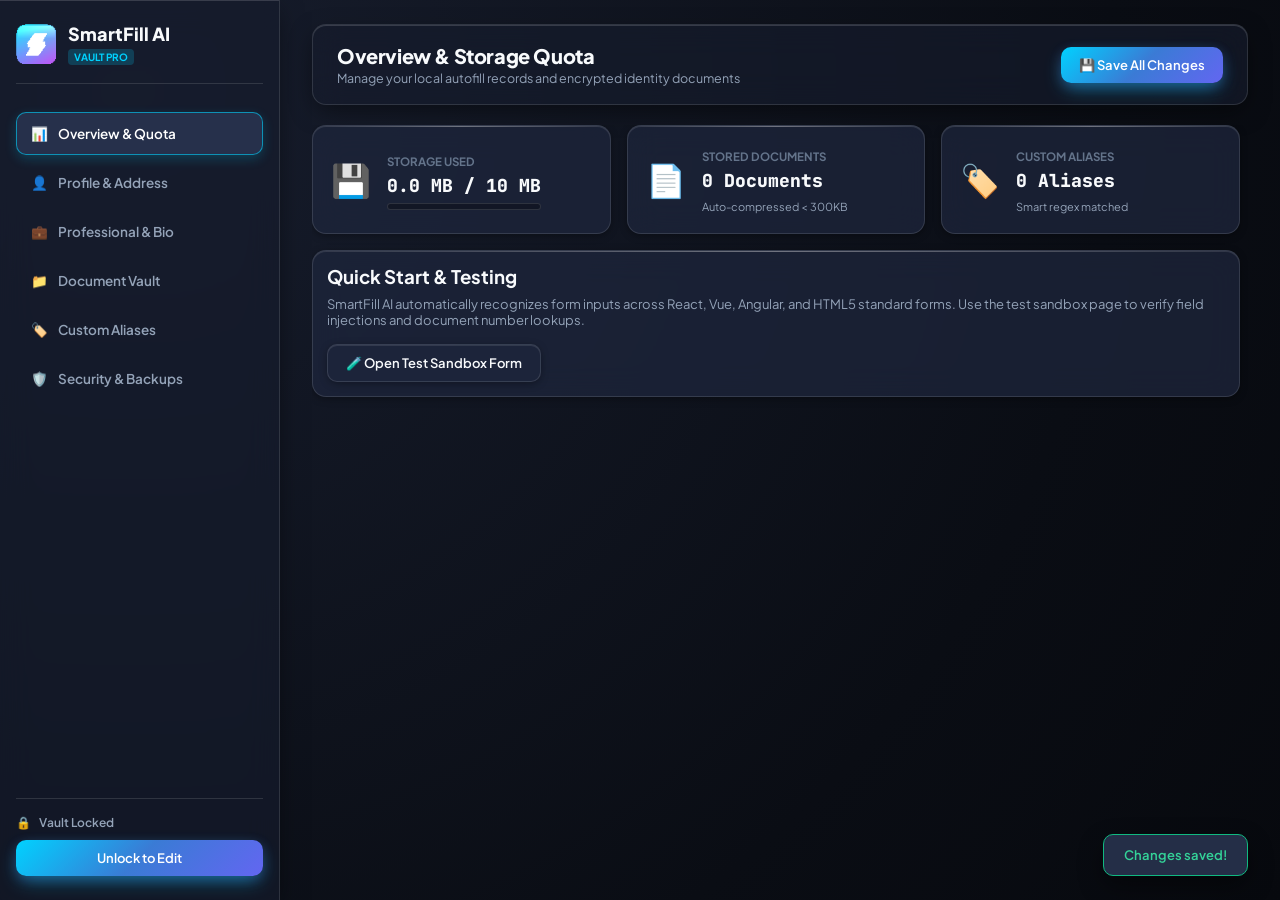
<file: options/options.html>
<!DOCTYPE html>
<html lang="en" data-theme="dark">
<head>
  <meta charset="UTF-8">
  <meta name="viewport" content="width=device-width, initial-scale=1.0">
  <title>SmartFill AI Assistant — Control Hub</title>
  <link rel="stylesheet" href="../styles/3d-theme.css">
  <link rel="stylesheet" href="options.css">
</head>
<body>
  <div class="options-layout">
    <!-- Sidebar Navigation -->
    <aside class="options-sidebar glass-panel">
      <div class="brand-header">
        <img src="../icons/icon-48.png" alt="SmartFill" class="brand-logo">
        <div>
          <h2>SmartFill AI</h2>
          <span class="badge-tag">Vault Pro</span>
        </div>
      </div>

      <nav class="sidebar-nav">
        <button class="nav-item active" data-section="overview">
          <span class="icon">📊</span> Overview & Quota
        </button>
        <button class="nav-item" data-section="profile">
          <span class="icon">👤</span> Profile & Address
        </button>
        <button class="nav-item" data-section="professional">
          <span class="icon">💼</span> Professional & Bio
        </button>
        <button class="nav-item" data-section="documents">
          <span class="icon">📁</span> Document Vault
        </button>
        <button class="nav-item" data-section="custom">
          <span class="icon">🏷️</span> Custom Aliases
        </button>
        <button class="nav-item" data-section="security">
          <span class="icon">🛡️</span> Security & Backups
        </button>
      </nav>

      <div class="sidebar-footer">
        <div class="lock-indicator" id="sidebarLockStatus">
          <span class="lock-icon">🔒</span>
          <span id="sidebarLockText">Vault Locked</span>
        </div>
        <button id="sidebarUnlockBtn" class="btn-3d btn-primary btn-sm">Unlock to Edit</button>
      </div>
    </aside>

    <!-- Main Content Area -->
    <main class="options-main">
      <header class="main-topbar glass-panel">
        <div>
          <h1 id="pageSectionTitle">Overview & Storage Quota</h1>
          <p class="section-subtitle">Manage your local autofill records and encrypted identity documents</p>
        </div>
        <div class="topbar-actions">
          <button id="optSaveBtn" class="btn-3d btn-primary">
            💾 Save All Changes
          </button>
        </div>
      </header>

      <div class="content-scroll-area">
        
        <!-- SECTION: Overview & Quota -->
        <section id="sec-overview" class="content-section active">
          <div class="stats-grid">
            <div class="glass-card-3d stat-card">
              <span class="stat-icon">💾</span>
              <div class="stat-info">
                <span class="stat-title">Storage Used</span>
                <h3 id="statStorageText">0.0 MB / 10 MB</h3>
                <div class="meter-wrapper" style="margin-top:6px;">
                  <div class="meter-fill" id="optStorageMeterFill"></div>
                </div>
              </div>
            </div>

            <div class="glass-card-3d stat-card">
              <span class="stat-icon">📄</span>
              <div class="stat-info">
                <span class="stat-title">Stored Documents</span>
                <h3 id="statDocsCount">0 Documents</h3>
                <span class="stat-sub">Auto-compressed &lt; 300KB</span>
              </div>
            </div>

            <div class="glass-card-3d stat-card">
              <span class="stat-icon">🏷️</span>
              <div class="stat-info">
                <span class="stat-title">Custom Aliases</span>
                <h3 id="statAliasesCount">0 Aliases</h3>
                <span class="stat-sub">Smart regex matched</span>
              </div>
            </div>
          </div>

          <div class="glass-card-3d" style="margin-top: 16px;">
            <h3>Quick Start & Testing</h3>
            <p style="color:var(--text-secondary); margin: 8px 0 16px 0; font-size: 13px;">
              SmartFill AI automatically recognizes form inputs across React, Vue, Angular, and HTML5 standard forms. Use the test sandbox page to verify field injections and document number lookups.
            </p>
            <div style="display:flex; gap:10px;">
              <a href="../test-form.html" target="_blank" class="btn-3d btn-secondary">
                🧪 Open Test Sandbox Form
              </a>
            </div>
          </div>
        </section>

        <!-- SECTION: Profile & Address -->
        <section id="sec-profile" class="content-section">
          <div class="section-cards-grid">
            <div class="glass-card-3d">
              <h3 style="margin-bottom:12px;">Personal Information</h3>
              <div class="form-group">
                <label class="form-label">Full Name</label>
                <input type="text" id="optFullName" class="input-3d" placeholder="Alex Morgan">
              </div>
              <div class="grid-2-col">
                <div class="form-group">
                  <label class="form-label">First Name</label>
                  <input type="text" id="optFirstName" class="input-3d" placeholder="Alex">
                </div>
                <div class="form-group">
                  <label class="form-label">Last Name</label>
                  <input type="text" id="optLastName" class="input-3d" placeholder="Morgan">
                </div>
              </div>
              <div class="grid-2-col">
                <div class="form-group">
                  <label class="form-label">Primary Email</label>
                  <input type="email" id="optEmail" class="input-3d" placeholder="alex@example.com">
                </div>
                <div class="form-group">
                  <label class="form-label">Work / Secondary Email</label>
                  <input type="email" id="optSecondaryEmail" class="input-3d" placeholder="alex.work@company.com">
                </div>
              </div>
              <div class="form-group">
                <label class="form-label">Phone Number</label>
                <input type="tel" id="optPhone" class="input-3d" placeholder="+1 555-0199">
              </div>
              <div class="grid-2-col">
                <div class="form-group">
                  <label class="form-label">Date of Birth</label>
                  <input type="date" id="optDob" class="input-3d">
                </div>
                <div class="form-group">
                  <label class="form-label">Gender</label>
                  <select id="optGender" class="input-3d">
                    <option value="">Select Gender</option>
                    <option value="Male">Male</option>
                    <option value="Female">Female</option>
                    <option value="Non-Binary">Non-Binary</option>
                    <option value="Prefer not to say">Prefer not to say</option>
                  </select>
                </div>
              </div>
            </div>

            <div class="glass-card-3d">
              <h3 style="margin-bottom:12px;">Residential Address</h3>
              <div class="grid-2-col">
                <div class="form-group">
                  <label class="form-label">House / Flat / Bldg No.</label>
                  <input type="text" id="optFlatNo" class="input-3d" placeholder="Flat 4B, Tower 2">
                </div>
                <div class="form-group">
                  <label class="form-label">Street / Locality</label>
                  <input type="text" id="optStreet" class="input-3d" placeholder="123 Innovation Way">
                </div>
              </div>
              <div class="grid-2-col">
                <div class="form-group">
                  <label class="form-label">City / Town</label>
                  <input type="text" id="optCity" class="input-3d" placeholder="Bengaluru">
                </div>
                <div class="form-group">
                  <label class="form-label">State / Province</label>
                  <input type="text" id="optState" class="input-3d" placeholder="Karnataka">
                </div>
              </div>
              <div class="grid-2-col">
                <div class="form-group">
                  <label class="form-label">PIN / Postal Code</label>
                  <input type="text" id="optZip" class="input-3d" placeholder="560100">
                </div>
                <div class="form-group">
                  <label class="form-label">Country</label>
                  <input type="text" id="optCountry" class="input-3d" placeholder="India">
                </div>
              </div>
              <div class="form-group">
                <label class="form-label">Combined Full Address (for single address boxes)</label>
                <textarea id="optFullAddress" class="input-3d" style="min-height:55px;" placeholder="Flat 4B, Tower 2, 123 Innovation Way, Bengaluru, Karnataka, 560100, India"></textarea>
              </div>
            </div>
          </div>
        </section>

        <!-- SECTION: Professional -->
        <section id="sec-professional" class="content-section">
          <div class="glass-card-3d">
            <h3 style="margin-bottom:14px;">Career & Online Presence</h3>
            <div class="grid-2-col">
              <div class="form-group">
                <label class="form-label">Job Title</label>
                <input type="text" id="optJobTitle" class="input-3d" placeholder="Staff Software Architect">
              </div>
              <div class="form-group">
                <label class="form-label">Company</label>
                <input type="text" id="optCompany" class="input-3d" placeholder="Acme Systems">
              </div>
            </div>
            <div class="grid-2-col">
              <div class="form-group">
                <label class="form-label">LinkedIn Profile URL</label>
                <input type="url" id="optLinkedIn" class="input-3d" placeholder="https://linkedin.com/in/alex">
              </div>
              <div class="form-group">
                <label class="form-label">Portfolio / GitHub URL</label>
                <input type="url" id="optGithub" class="input-3d" placeholder="https://github.com/alex">
              </div>
            </div>
            <div class="form-group">
              <label class="form-label">Key Skills / Technologies</label>
              <input type="text" id="optSkills" class="input-3d" placeholder="JavaScript, Python, React, AWS, Node.js">
            </div>
            <div class="form-group">
              <label class="form-label">Bio / Profile Summary</label>
              <textarea id="optBio" class="input-3d" style="min-height:100px;" placeholder="Summarize your experience, achievements, and career focus..."></textarea>
            </div>
          </div>
        </section>

        <!-- SECTION: Documents -->
        <section id="sec-documents" class="content-section">
          <div class="glass-card-3d" style="margin-bottom:16px;">
            <div style="display:flex; justify-content:space-between; align-items:center;">
              <div>
                <h3>Upload New Identity / Verification Document</h3>
                <p style="font-size:12px; color:var(--text-muted);">PDF or Images • Canvas auto-compression ensures &lt;300 KB file footprint</p>
              </div>
              <button id="optUploadTriggerBtn" class="btn-3d btn-primary">+ Upload Document</button>
              <input type="file" id="optFileInput" accept="application/pdf,image/png,image/jpeg" style="display:none;">
            </div>
          </div>

          <div id="optDocsGrid" class="docs-expanded-grid">
            <!-- Dynamically populated document cards -->
          </div>
        </section>

        <!-- SECTION: Custom Aliases -->
        <section id="sec-custom" class="content-section">
          <div class="glass-card-3d">
            <div style="display:flex; justify-content:space-between; align-items:center; margin-bottom:14px;">
              <div>
                <h3>Dynamic Field Aliases</h3>
                <p style="font-size:12px; color:var(--text-muted);">Define custom aliases for proprietary forms (e.g. "Voter ID", "Discord Tag", "Discord #", "Tax Number")</p>
              </div>
              <button id="optAddAliasBtn" class="btn-3d btn-primary">+ Add Alias</button>
            </div>
            <div id="optCustomList" class="custom-fields-list"></div>
          </div>
        </section>

        <!-- SECTION: Security & Backups -->
        <section id="sec-security" class="content-section">
          <div class="glass-card-3d" style="margin-bottom:16px;">
            <h3>Cryptographic PIN Protection</h3>
            <p style="font-size:12px; color:var(--text-secondary); margin:6px 0 14px 0;">
              Protect your personal information using Web Crypto PBKDF2 with SHA-256 (100,000 iterations). When enabled, all editing and sensitive document previews require PIN authorization.
            </p>
            <div class="setting-item">
              <span class="setting-title">Enable 4-Digit Vault PIN</span>
              <label class="toggle-switch">
                <input type="checkbox" id="optPinToggle">
                <span class="toggle-slider"></span>
              </label>
            </div>
            <div id="optPinActions" style="margin-top:12px; display:none;">
              <button id="optChangePinBtn" class="btn-3d btn-secondary">Change Security PIN</button>
            </div>
          </div>

          <div class="glass-card-3d">
            <h3>Backup, Restore & Reset</h3>
            <p style="font-size:12px; color:var(--text-secondary); margin:6px 0 14px 0;">
              Export your encrypted dataset to an offline JSON file for migration or cold storage.
            </p>
            <div style="display:flex; gap:10px; flex-wrap:wrap;">
              <button id="optExportBtn" class="btn-3d btn-secondary">📥 Export Backup (JSON)</button>
              <button id="optImportBtn" class="btn-3d btn-secondary">📤 Import Backup</button>
              <input type="file" id="optImportFile" accept=".json" style="display:none;">
              <button id="optResetBtn" class="btn-3d btn-danger">🗑️ Erase All Data</button>
            </div>
          </div>
        </section>
      </div>
    </main>
  </div>

  <!-- Document Preview Modal -->
  <div class="modal-overlay" id="docPreviewModal">
    <div class="modal-card-3d preview-modal-card">
      <div style="display:flex; justify-content:space-between; align-items:center; margin-bottom:12px;">
        <h3 id="previewDocTitle">Document Preview</h3>
        <button id="closeDocPreviewBtn" class="btn-icon">✕</button>
      </div>
      <div id="previewFrameContainer" class="preview-frame-container"></div>
    </div>
  </div>

  <!-- 3D PIN Modal Overlay -->
  <div class="modal-overlay" id="optPinModal">
    <div class="modal-card-3d">
      <div class="pin-modal-header">
        <div class="pin-shield-icon">🛡️</div>
        <h3 id="optPinModalTitle">Enter Security PIN</h3>
        <p id="optPinModalSubtitle">Unlock your vault to edit profile records</p>
      </div>
      <div class="pin-inputs-container">
        <input type="password" maxlength="1" class="pin-digit-box" data-opt-pin="0">
        <input type="password" maxlength="1" class="pin-digit-box" data-opt-pin="1">
        <input type="password" maxlength="1" class="pin-digit-box" data-opt-pin="2">
        <input type="password" maxlength="1" class="pin-digit-box" data-opt-pin="3">
      </div>
      <p class="pin-error-msg" id="optPinErrorMsg"></p>
      <div class="modal-actions">
        <button id="optCancelPinBtn" class="btn-3d btn-secondary">Cancel</button>
        <button id="optSubmitPinBtn" class="btn-3d btn-primary">Submit</button>
      </div>
    </div>
  </div>

  <div id="optToast" class="toast-bar">Changes saved!</div>

  <script src="../utils/validator.js"></script>
  <script src="../utils/crypto.js"></script>
  <script src="../utils/fileHandler.js"></script>
  <script src="options.js"></script>
</body>
</html>
</file>
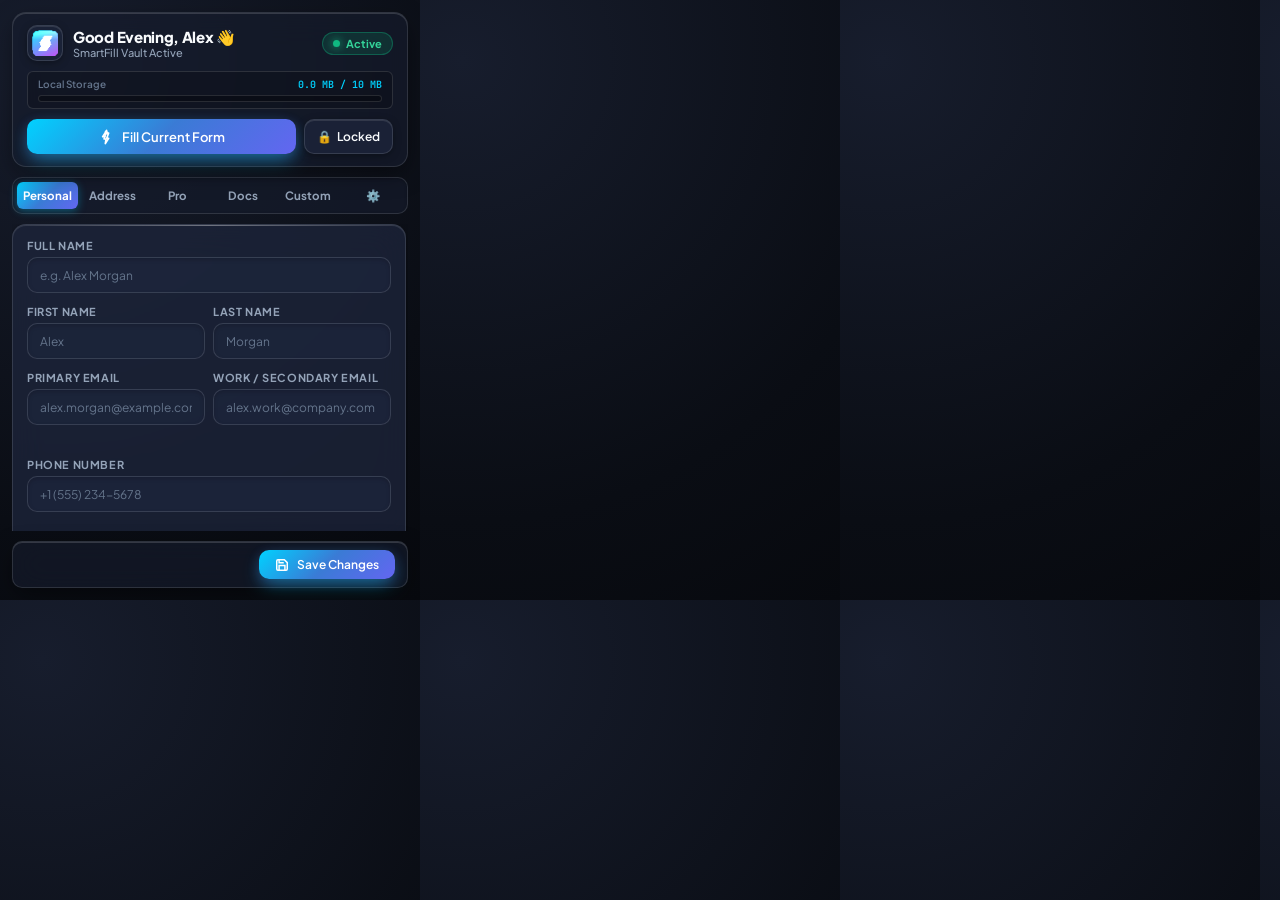
<file: popup/popup.html>
<!DOCTYPE html>
<html lang="en" data-theme="dark">
<head>
  <meta charset="UTF-8">
  <meta name="viewport" content="width=device-width, initial-scale=1.0">
  <title>SmartFill AI Assistant</title>
  <link rel="stylesheet" href="../styles/3d-theme.css">
  <link rel="stylesheet" href="popup.css">
</head>
<body>
  <div class="popup-container">
    <!-- Header Section with Dynamic Greeting & Live Status -->
    <header class="header-card glass-panel">
      <div class="header-top">
        <div class="brand-row">
          <div class="logo-badge">
            <img src="../icons/icon-32.png" alt="SmartFill Logo" class="logo-icon">
          </div>
          <div>
            <h1 class="greeting-text" id="greetingText">Good Morning 👋</h1>
            <p class="subtitle-text" id="userGreetingName">SmartFill AI Active</p>
          </div>
        </div>

        <div class="status-badge" id="statusBadge">
          <span class="pulse-dot"></span>
          <span id="statusText">Active</span>
        </div>
      </div>

      <!-- Storage Quota Meter Widget -->
      <div class="storage-widget">
        <div class="storage-info-row">
          <span class="storage-label">Local Storage</span>
          <span class="storage-value" id="storageUsageText">0.0 MB / 10 MB</span>
        </div>
        <div class="meter-wrapper">
          <div class="meter-fill" id="storageMeterFill"></div>
        </div>
      </div>

      <!-- Primary Quick Action & Vault Lock Status -->
      <div class="header-actions">
        <button id="quickFillBtn" class="btn-3d btn-primary fill-btn">
          <svg width="16" height="16" viewBox="0 0 24 24" fill="none" stroke="currentColor" stroke-width="2.5" stroke-linecap="round" stroke-linejoin="round">
            <path d="m13 2-2 2.5h3L11 8l5-2-3 8h3L11 22l1-7H9l2-5-4 1.5L13 2z"/>
          </svg>
          Fill Current Form
        </button>

        <button id="lockToggleBtn" class="btn-3d btn-secondary lock-btn" title="Lock / Unlock Vault">
          <span id="lockIcon">🔒</span>
          <span id="lockBtnText">Locked</span>
        </button>
      </div>
    </header>

    <!-- Navigation Tabs Strip -->
    <nav class="nav-tabs" role="tablist">
      <button class="tab-btn active" data-tab="personal">Personal</button>
      <button class="tab-btn" data-tab="address">Address</button>
      <button class="tab-btn" data-tab="professional">Pro</button>
      <button class="tab-btn" data-tab="documents">Docs</button>
      <button class="tab-btn" data-tab="custom">Custom</button>
      <button class="tab-btn" data-tab="settings">⚙️</button>
    </nav>

    <!-- Main Content Tab Panels -->
    <main class="tab-content-container">
      
      <!-- Personal Information Tab -->
      <section id="tab-personal" class="tab-panel active">
        <div class="glass-card-3d">
          <div class="form-group">
            <label class="form-label" for="pFullName">Full Name</label>
            <input type="text" id="pFullName" class="input-3d" placeholder="e.g. Alex Morgan">
          </div>
          <div class="grid-2-col">
            <div class="form-group">
              <label class="form-label" for="pFirstName">First Name</label>
              <input type="text" id="pFirstName" class="input-3d" placeholder="Alex">
            </div>
            <div class="form-group">
              <label class="form-label" for="pLastName">Last Name</label>
              <input type="text" id="pLastName" class="input-3d" placeholder="Morgan">
            </div>
          </div>
          <div class="grid-2-col">
            <div class="form-group">
              <label class="form-label" for="pEmail">Primary Email</label>
              <input type="email" id="pEmail" class="input-3d" placeholder="alex.morgan@example.com">
              <span class="validation-hint" id="pEmailHint"></span>
            </div>
            <div class="form-group">
              <label class="form-label" for="pSecondaryEmail">Work / Secondary Email</label>
              <input type="email" id="pSecondaryEmail" class="input-3d" placeholder="alex.work@company.com">
              <span class="validation-hint" id="pSecondaryEmailHint"></span>
            </div>
          </div>
          <div class="form-group">
            <label class="form-label" for="pPhone">Phone Number</label>
            <input type="tel" id="pPhone" class="input-3d" placeholder="+1 (555) 234-5678">
            <span class="validation-hint" id="pPhoneHint"></span>
          </div>
          <div class="grid-2-col">
            <div class="form-group">
              <label class="form-label" for="pDob">Date of Birth</label>
              <input type="date" id="pDob" class="input-3d">
              <span class="validation-hint" id="pDobHint"></span>
            </div>
            <div class="form-group">
              <label class="form-label" for="pGender">Gender</label>
              <select id="pGender" class="input-3d">
                <option value="">Select Gender</option>
                <option value="Male">Male</option>
                <option value="Female">Female</option>
                <option value="Non-Binary">Non-Binary</option>
                <option value="Prefer not to say">Prefer not to say</option>
              </select>
            </div>
          </div>
        </div>
      </section>

      <!-- Address Tab -->
      <section id="tab-address" class="tab-panel">
        <div class="glass-card-3d">
          <div class="grid-2-col">
            <div class="form-group">
              <label class="form-label" for="aFlatNo">House / Flat / Bldg No.</label>
              <input type="text" id="aFlatNo" class="input-3d" placeholder="e.g. Flat 4B, Tower 2">
            </div>
            <div class="form-group">
              <label class="form-label" for="aStreet">Street / Locality</label>
              <input type="text" id="aStreet" class="input-3d" placeholder="e.g. 123 Innovation Way">
            </div>
          </div>
          <div class="grid-2-col">
            <div class="form-group">
              <label class="form-label" for="aCity">City / Town</label>
              <input type="text" id="aCity" class="input-3d" placeholder="e.g. Bengaluru">
            </div>
            <div class="form-group">
              <label class="form-label" for="aState">State / Province</label>
              <input type="text" id="aState" class="input-3d" placeholder="e.g. Karnataka">
            </div>
          </div>
          <div class="grid-2-col">
            <div class="form-group">
              <label class="form-label" for="aZip">PIN / Postal Code</label>
              <input type="text" id="aZip" class="input-3d" placeholder="e.g. 560100">
              <span class="validation-hint" id="aZipHint"></span>
            </div>
            <div class="form-group">
              <label class="form-label" for="aCountry">Country</label>
              <input type="text" id="aCountry" class="input-3d" placeholder="e.g. India">
            </div>
          </div>
          <div class="form-group">
            <div style="display:flex; justify-content:space-between; align-items:center;">
              <label class="form-label" for="aFullAddress" style="margin-bottom:0;">Combined Full Address</label>
              <button id="autoFormatAddressBtn" type="button" class="btn-3d btn-secondary btn-sm" style="padding:2px 8px; font-size:10px;">⚡ Auto-Sync</button>
            </div>
            <textarea id="aFullAddress" class="input-3d" style="min-height:55px; margin-top:4px;" placeholder="Flat 4B, 123 Innovation Way, Bengaluru, Karnataka, 560100, India"></textarea>
          </div>
        </div>
      </section>

      <!-- Professional Tab -->
      <section id="tab-professional" class="tab-panel">
        <div class="glass-card-3d">
          <div class="grid-2-col">
            <div class="form-group">
              <label class="form-label" for="prJobTitle">Job Title</label>
              <input type="text" id="prJobTitle" class="input-3d" placeholder="Senior AI Engineer">
            </div>
            <div class="form-group">
              <label class="form-label" for="prCompany">Company</label>
              <input type="text" id="prCompany" class="input-3d" placeholder="TechCorp Global">
            </div>
          </div>
          <div class="form-group">
            <label class="form-label" for="prLinkedIn">LinkedIn URL</label>
            <input type="url" id="prLinkedIn" class="input-3d" placeholder="https://linkedin.com/in/username">
          </div>
          <div class="form-group">
            <label class="form-label" for="prGithub">Portfolio / GitHub</label>
            <input type="url" id="prGithub" class="input-3d" placeholder="https://github.com/username">
          </div>
          <div class="form-group">
            <label class="form-label" for="prSkills">Key Skills</label>
            <input type="text" id="prSkills" class="input-3d" placeholder="JavaScript, React, Python, UI/UX">
          </div>
          <div class="form-group">
            <label class="form-label" for="prBio">Resume Summary / Bio</label>
            <textarea id="prBio" class="input-3d" placeholder="Experienced engineer specializing in cloud architecture and intelligent interfaces..."></textarea>
          </div>
        </div>
      </section>

      <!-- Documents & Files Tab -->
      <section id="tab-documents" class="tab-panel">
        <!-- Drag & Drop Uploader -->
        <div class="uploader-dropzone glass-card-3d" id="dropzone">
          <input type="file" id="docFileInput" accept="application/pdf,image/png,image/jpeg" style="display:none;">
          <div class="dropzone-content">
            <div class="upload-icon-circle">
              <svg width="24" height="24" viewBox="0 0 24 24" fill="none" stroke="currentColor" stroke-width="2">
                <path d="M21 15v4a2 2 0 0 1-2 2H5a2 2 0 0 1-2-2v-4"/>
                <polyline points="17 8 12 3 7 8"/>
                <line x1="12" y1="3" x2="12" y2="15"/>
              </svg>
            </div>
            <p class="dropzone-title">Drag & drop or <span class="highlight">browse</span></p>
            <p class="dropzone-sub">PDF, PNG, JPG • Auto-compressed &lt;300 KB</p>
          </div>
        </div>

        <!-- Add Document Meta Form -->
        <div class="glass-card-3d doc-meta-form" id="docMetaForm" style="display:none;">
          <div class="grid-2-col">
            <div class="form-group">
              <label class="form-label">Doc Type</label>
              <select id="newDocType" class="input-3d">
                <option value="Aadhaar">Aadhaar Card</option>
                <option value="PAN">PAN Card</option>
                <option value="Passport">Passport</option>
                <option value="Driver License">Driver's License</option>
                <option value="SSN">SSN / National ID</option>
                <option value="Resume">Resume / CV</option>
                <option value="Other">Other Document</option>
              </select>
            </div>
            <div class="form-group">
              <label class="form-label">Doc Name</label>
              <input type="text" id="newDocName" class="input-3d" placeholder="e.g. My Passport">
            </div>
          </div>
          <div class="form-group">
            <label class="form-label">Document Number (Optional)</label>
            <input type="text" id="newDocNumber" class="input-3d" placeholder="e.g. A12345678">
          </div>
          <div class="doc-actions-row">
            <button id="cancelDocBtn" class="btn-3d btn-secondary">Cancel</button>
            <button id="saveDocBtn" class="btn-3d btn-emerald">Save & Compress</button>
          </div>
        </div>

        <!-- Documents List -->
        <div class="docs-list-container" id="docsList">
          <!-- Dynamically populated document cards -->
        </div>
      </section>

      <!-- Custom Fields Tab -->
      <section id="tab-custom" class="tab-panel">
        <div class="custom-header-row">
          <p class="section-desc">Create custom key-value aliases for unique form fields.</p>
          <button id="addCustomFieldBtn" class="btn-3d btn-primary btn-sm">+ Add Field</button>
        </div>
        <div id="customFieldsList" class="custom-fields-list">
          <!-- Dynamically injected custom fields -->
        </div>
      </section>

      <!-- Settings Tab -->
      <section id="tab-settings" class="tab-panel">
        <!-- Quick Demo Loader -->
        <div class="glass-card-3d settings-group">
          <div class="setting-item">
            <div class="setting-info">
              <span class="setting-title">✨ Preload Demo Profile</span>
              <span class="setting-desc">Instantly populate profile & ID cards for 1-click test</span>
            </div>
            <button id="loadDemoDataBtn" class="btn-3d btn-emerald btn-sm">Load Demo Data</button>
          </div>
        </div>

        <div class="glass-card-3d settings-group">
          <!-- Theme Switcher -->
          <div class="setting-item">
            <div class="setting-info">
              <span class="setting-title">Dark / Light Mode</span>
              <span class="setting-desc">Switch between Cyber Obsidian and Clean Frost</span>
            </div>
            <label class="toggle-switch">
              <input type="checkbox" id="themeToggle">
              <span class="toggle-slider"></span>
            </label>
          </div>

          <!-- Floating Badge Switcher -->
          <div class="setting-item">
            <div class="setting-info">
              <span class="setting-title">Floating Quick-Badge</span>
              <span class="setting-desc">Show 3D SmartFill helper badge on input fields</span>
            </div>
            <label class="toggle-switch">
              <input type="checkbox" id="floatingBadgeToggle" checked>
              <span class="toggle-slider"></span>
            </label>
          </div>

          <!-- PIN Security -->
          <div class="setting-item">
            <div class="setting-info">
              <span class="setting-title">Vault PIN Lock</span>
              <span class="setting-desc">Require 4-digit PIN to view and edit saved data</span>
            </div>
            <label class="toggle-switch">
              <input type="checkbox" id="pinProtectionToggle">
              <span class="toggle-slider"></span>
            </label>
          </div>
          <div id="pinConfigActions" style="display:none; margin-top: 8px;">
            <button id="changePinBtn" class="btn-3d btn-secondary btn-sm">Change PIN</button>
          </div>
        </div>

        <!-- Data Management & Backups -->
        <div class="glass-card-3d settings-group">
          <span class="setting-title">Data & Storage Management</span>
          <div class="settings-btn-grid">
            <button id="exportBackupBtn" class="btn-3d btn-secondary">
              📥 Export Backup (JSON)
            </button>
            <button id="importBackupBtn" class="btn-3d btn-secondary">
              📤 Import Backup
            </button>
            <input type="file" id="importFileInput" accept=".json" style="display:none;">
            <button id="openOptionsBtn" class="btn-3d btn-secondary">
              🖥️ Full-Screen Dashboard
            </button>
            <button id="clearDataBtn" class="btn-3d btn-danger">
              🗑️ Reset All Data
            </button>
          </div>
        </div>
      </section>
    </main>

    <!-- Footer Controls (Save Changes & Status Feedback) -->
    <footer class="footer-bar glass-panel">
      <div id="toastNotification" class="toast-bar">Saved successfully!</div>
      <div class="footer-actions">
        <button id="saveAllBtn" class="btn-3d btn-primary save-btn">
          <svg width="14" height="14" viewBox="0 0 24 24" fill="none" stroke="currentColor" stroke-width="2.5">
            <path d="M19 21H5a2 2 0 0 1-2-2V5a2 2 0 0 1 2-2h11l5 5v11a2 2 0 0 1-2 2z"/>
            <polyline points="17 21 17 13 7 13 7 21"/>
            <polyline points="7 3 7 8 15 8"/>
          </svg>
          Save Changes
        </button>
      </div>
    </footer>
  </div>

  <!-- 3D PIN Modal Overlay -->
  <div class="modal-overlay" id="pinModal">
    <div class="modal-card-3d" id="pinModalCard">
      <div class="pin-modal-header">
        <div class="pin-shield-icon">🛡️</div>
        <h3 id="pinModalTitle">Enter Security PIN</h3>
        <p id="pinModalSubtitle">Unlock your vault to view and modify your private data</p>
      </div>
      <div class="pin-inputs-container">
        <input type="password" maxlength="1" class="pin-digit-box" data-index="0" autofocus>
        <input type="password" maxlength="1" class="pin-digit-box" data-index="1">
        <input type="password" maxlength="1" class="pin-digit-box" data-index="2">
        <input type="password" maxlength="1" class="pin-digit-box" data-index="3">
      </div>
      <p class="pin-error-msg" id="pinErrorMsg"></p>
      <div class="modal-actions">
        <button id="cancelPinBtn" class="btn-3d btn-secondary">Cancel</button>
        <button id="submitPinBtn" class="btn-3d btn-primary">Unlock Vault</button>
      </div>
    </div>
  </div>

  <!-- Scripts -->
  <script src="../utils/validator.js"></script>
  <script src="../utils/crypto.js"></script>
  <script src="../utils/fileHandler.js"></script>
  <script src="../utils/fieldMatcher.js"></script>
  <script src="popup.js"></script>
</body>
</html>
</file>
<file: styles/3d-theme.css>
/* ===================================================================
   SmartFill AI Assistant — 3D Glassmorphic Design System (3d-theme.css)
   =================================================================== */

@import url('https://fonts.googleapis.com/css2?family=Plus+Jakarta+Sans:wght@400;500;600;700;800&family=JetBrains+Mono:wght@400;500;600&display=swap');

:root {
  /* Color Palette - Cyber Obsidian Dark (Default) */
  --bg-base: #0a0d14;
  --bg-gradient: radial-gradient(circle at 10% 10%, #171d2d 0%, #0a0d14 70%, #07090e 100%);
  --surface-1: rgba(22, 28, 45, 0.65);
  --surface-2: rgba(30, 38, 60, 0.75);
  --surface-3: rgba(42, 53, 82, 0.85);
  --surface-hover: rgba(48, 62, 96, 0.85);
  --surface-active: rgba(26, 33, 52, 0.95);
  
  /* Glass & Borders */
  --glass-border: rgba(255, 255, 255, 0.12);
  --glass-border-hover: rgba(255, 255, 255, 0.22);
  --glass-border-focus: rgba(0, 210, 255, 0.6);
  --glass-blur: blur(16px);
  --glass-highlight: inset 0 1px 0 rgba(255, 255, 255, 0.18);
  
  /* Text */
  --text-primary: #f8fafc;
  --text-secondary: #94a3b8;
  --text-muted: #64748b;
  --text-inverse: #0f172a;
  
  /* Brand & Accents */
  --primary-start: #00d2ff;
  --primary-end: #3a7bd5;
  --primary-gradient: linear-gradient(135deg, #00d2ff 0%, #3a7bd5 50%, #6366f1 100%);
  --primary-shadow: 0 8px 20px -4px rgba(0, 210, 255, 0.45), 0 4px 12px rgba(99, 102, 241, 0.25);
  --primary-glow: 0 0 24px rgba(0, 210, 255, 0.35);
  
  --secondary-gradient: linear-gradient(135deg, #8a2be2 0%, #4a00e0 100%);
  --accent-purple: #a855f7;
  --accent-cyan: #06b6d4;
  --accent-emerald: #10b981;
  --accent-amber: #f59e0b;
  --accent-rose: #f43f5e;
  
  /* 3D Shadows & Depth */
  --depth-sm: 0 2px 8px -1px rgba(0, 0, 0, 0.4), inset 0 1px 0 rgba(255, 255, 255, 0.1);
  --depth-md: 0 8px 24px -4px rgba(0, 0, 0, 0.5), inset 0 1px 0 rgba(255, 255, 255, 0.15);
  --depth-lg: 0 16px 36px -6px rgba(0, 0, 0, 0.6), inset 0 1px 0 rgba(255, 255, 255, 0.2);
  --depth-card-tilt: 0 12px 30px rgba(0, 0, 0, 0.45), 0 1px 3px rgba(0, 210, 255, 0.1);
  
  /* Spacing & Radii */
  --radius-xs: 6px;
  --radius-sm: 10px;
  --radius-md: 14px;
  --radius-lg: 18px;
  --radius-xl: 24px;
  --radius-pill: 9999px;
  
  /* Transitions */
  --transition-fast: 0.15s cubic-bezier(0.4, 0, 0.2, 1);
  --transition-smooth: 0.25s cubic-bezier(0.16, 1, 0.3, 1);
  --transition-bounce: 0.35s cubic-bezier(0.34, 1.56, 0.64, 1);
}

/* Light Theme Variables */
[data-theme="light"] {
  --bg-base: #f1f5f9;
  --bg-gradient: radial-gradient(circle at 10% 10%, #ffffff 0%, #f1f5f9 70%, #e2e8f0 100%);
  --surface-1: rgba(255, 255, 255, 0.75);
  --surface-2: rgba(248, 250, 252, 0.85);
  --surface-3: rgba(241, 245, 249, 0.95);
  --surface-hover: rgba(226, 232, 240, 0.9);
  --surface-active: rgba(203, 213, 225, 0.95);
  
  --glass-border: rgba(15, 23, 42, 0.08);
  --glass-border-hover: rgba(15, 23, 42, 0.16);
  --glass-border-focus: rgba(0, 180, 240, 0.8);
  --glass-highlight: inset 0 1px 0 rgba(255, 255, 255, 0.8);
  
  --text-primary: #0f172a;
  --text-secondary: #475569;
  --text-muted: #94a3b8;
  --text-inverse: #ffffff;
  
  --primary-shadow: 0 8px 20px -4px rgba(0, 180, 240, 0.35);
  --primary-glow: 0 0 20px rgba(0, 180, 240, 0.2);
  --depth-sm: 0 2px 8px -1px rgba(15, 23, 42, 0.08), inset 0 1px 0 rgba(255, 255, 255, 0.8);
  --depth-md: 0 8px 20px -4px rgba(15, 23, 42, 0.12), inset 0 1px 0 rgba(255, 255, 255, 0.9);
  --depth-lg: 0 16px 32px -6px rgba(15, 23, 42, 0.16), inset 0 1px 0 rgba(255, 255, 255, 1);
}

/* ===================================================================
   Base Reset & Typography
   =================================================================== */
* {
  margin: 0;
  padding: 0;
  box-sizing: border-box;
  font-family: 'Plus Jakarta Sans', -apple-system, BlinkMacSystemFont, 'Segoe UI', Roboto, sans-serif;
  -webkit-font-smoothing: antialiased;
}

body {
  background: var(--bg-gradient);
  background-color: var(--bg-base);
  color: var(--text-primary);
  min-height: 100vh;
  overflow-x: hidden;
}

/* Custom Scrollbar */
::-webkit-scrollbar {
  width: 6px;
  height: 6px;
}
::-webkit-scrollbar-track {
  background: rgba(0, 0, 0, 0.05);
}
::-webkit-scrollbar-thumb {
  background: rgba(148, 163, 184, 0.25);
  border-radius: 4px;
}
::-webkit-scrollbar-thumb:hover {
  background: rgba(148, 163, 184, 0.45);
}

/* ===================================================================
   3D Glass Card Components
   =================================================================== */
.glass-panel {
  background: var(--surface-1);
  backdrop-filter: var(--glass-blur);
  -webkit-backdrop-filter: var(--glass-blur);
  border: 1px solid var(--glass-border);
  box-shadow: var(--depth-md);
  border-radius: var(--radius-md);
  position: relative;
  transition: all var(--transition-smooth);
}

.glass-card-3d {
  background: var(--surface-2);
  backdrop-filter: var(--glass-blur);
  -webkit-backdrop-filter: var(--glass-blur);
  border: 1px solid var(--glass-border);
  border-radius: var(--radius-md);
  box-shadow: var(--depth-sm);
  padding: 14px;
  transition: transform var(--transition-bounce), box-shadow var(--transition-smooth), border-color var(--transition-smooth);
  position: relative;
  overflow: hidden;
}

.glass-card-3d::before {
  content: '';
  position: absolute;
  top: 0;
  left: 0;
  right: 0;
  height: 1px;
  background: linear-gradient(90deg, transparent, rgba(255, 255, 255, 0.3), transparent);
  pointer-events: none;
}

.glass-card-3d:hover {
  transform: translateY(-2px);
  box-shadow: var(--depth-card-tilt);
  border-color: var(--glass-border-hover);
}

/* ===================================================================
   Buttons & Interactive 3D Elements
   =================================================================== */
.btn-3d {
  display: inline-flex;
  align-items: center;
  justify-content: center;
  gap: 8px;
  font-weight: 600;
  font-size: 13px;
  padding: 10px 18px;
  border-radius: var(--radius-sm);
  border: none;
  cursor: pointer;
  outline: none;
  text-decoration: none;
  user-select: none;
  position: relative;
  overflow: hidden;
  transition: all var(--transition-fast);
}

.btn-3d:active {
  transform: translateY(1.5px) scale(0.98);
}

.btn-primary {
  background: var(--primary-gradient);
  color: #ffffff;
  box-shadow: var(--primary-shadow);
}

.btn-primary::after {
  content: '';
  position: absolute;
  top: -50%;
  left: -50%;
  width: 200%;
  height: 200%;
  background: radial-gradient(circle, rgba(255,255,255,0.3) 0%, transparent 60%);
  opacity: 0;
  transition: opacity var(--transition-fast);
  pointer-events: none;
}

.btn-primary:hover {
  box-shadow: 0 10px 25px -4px rgba(0, 210, 255, 0.6), var(--primary-glow);
  transform: translateY(-1px);
}
.btn-primary:hover::after {
  opacity: 1;
}

.btn-secondary {
  background: var(--surface-2);
  border: 1px solid var(--glass-border);
  color: var(--text-primary);
  box-shadow: var(--depth-sm);
}
.btn-secondary:hover {
  background: var(--surface-hover);
  border-color: var(--glass-border-hover);
  color: var(--text-primary);
}

.btn-danger {
  background: linear-gradient(135deg, #f43f5e 0%, #be123c 100%);
  color: #fff;
  box-shadow: 0 4px 14px rgba(244, 63, 94, 0.35);
}
.btn-danger:hover {
  box-shadow: 0 6px 20px rgba(244, 63, 94, 0.55);
}

.btn-emerald {
  background: linear-gradient(135deg, #10b981 0%, #059669 100%);
  color: #fff;
  box-shadow: 0 4px 14px rgba(16, 185, 129, 0.35);
}

.btn-icon {
  width: 32px;
  height: 32px;
  padding: 0;
  border-radius: var(--radius-xs);
  display: inline-flex;
  align-items: center;
  justify-content: center;
  background: var(--surface-2);
  border: 1px solid var(--glass-border);
  color: var(--text-secondary);
  cursor: pointer;
  transition: all var(--transition-fast);
}
.btn-icon:hover {
  background: var(--surface-hover);
  color: var(--text-primary);
  border-color: var(--glass-border-hover);
  transform: scale(1.05);
}

/* ===================================================================
   Form Controls & Modern Floating Inputs
   =================================================================== */
.form-group {
  margin-bottom: 12px;
  display: flex;
  flex-direction: column;
  gap: 5px;
}

.form-label {
  font-size: 11px;
  font-weight: 700;
  text-transform: uppercase;
  letter-spacing: 0.6px;
  color: var(--text-secondary);
  display: flex;
  align-items: center;
  justify-content: space-between;
}

.input-3d {
  width: 100%;
  padding: 9px 12px;
  font-size: 13px;
  background: var(--surface-2);
  color: var(--text-primary);
  border: 1px solid var(--glass-border);
  border-radius: var(--radius-sm);
  outline: none;
  box-shadow: inset 0 2px 4px rgba(0, 0, 0, 0.15);
  transition: all var(--transition-smooth);
}

.input-3d:focus {
  border-color: var(--glass-border-focus);
  background: var(--surface-3);
  box-shadow: 0 0 0 3px rgba(0, 210, 255, 0.2), inset 0 1px 2px rgba(0, 0, 0, 0.1);
}

.input-3d::placeholder {
  color: var(--text-muted);
  font-size: 12px;
}

.input-3d:disabled {
  opacity: 0.6;
  cursor: not-allowed;
  background: rgba(0, 0, 0, 0.2);
}

.input-3d.input-valid {
  border-color: rgba(16, 185, 129, 0.6) !important;
  box-shadow: 0 0 0 2px rgba(16, 185, 129, 0.2) !important;
}

.input-3d.input-invalid {
  border-color: rgba(244, 63, 94, 0.7) !important;
  box-shadow: 0 0 0 2px rgba(244, 63, 94, 0.25) !important;
}

.validation-hint {
  font-size: 10.5px;
  font-weight: 600;
  margin-top: 2px;
  min-height: 14px;
  display: flex;
  align-items: center;
  gap: 4px;
  transition: all var(--transition-fast);
}

.validation-hint.valid {
  color: #34d399;
}

.validation-hint.invalid {
  color: #fb7185;
}

textarea.input-3d {
  resize: vertical;
  min-height: 60px;
}

/* ===================================================================
   Pulsing Orbs & Live Badges
   =================================================================== */
.status-badge {
  display: inline-flex;
  align-items: center;
  gap: 6px;
  padding: 4px 10px;
  border-radius: var(--radius-pill);
  font-size: 11px;
  font-weight: 700;
  background: rgba(16, 185, 129, 0.15);
  border: 1px solid rgba(16, 185, 129, 0.35);
  color: #34d399;
}

.pulse-dot {
  width: 7px;
  height: 7px;
  border-radius: 50%;
  background: #10b981;
  box-shadow: 0 0 8px #10b981;
  animation: pulse-glow 2s infinite;
}

@keyframes pulse-glow {
  0% { transform: scale(0.95); box-shadow: 0 0 0 0 rgba(16, 185, 129, 0.7); }
  70% { transform: scale(1.1); box-shadow: 0 0 0 6px rgba(16, 185, 129, 0); }
  100% { transform: scale(0.95); box-shadow: 0 0 0 0 rgba(16, 185, 129, 0); }
}

/* ===================================================================
   Progress Meter & Storage Bar
   =================================================================== */
.meter-wrapper {
  width: 100%;
  background: rgba(0, 0, 0, 0.3);
  height: 7px;
  border-radius: var(--radius-pill);
  overflow: hidden;
  border: 1px solid var(--glass-border);
  position: relative;
}

.meter-fill {
  height: 100%;
  width: 0%;
  background: linear-gradient(90deg, #00d2ff 0%, #6366f1 75%, #a855f7 100%);
  border-radius: var(--radius-pill);
  transition: width 0.6s cubic-bezier(0.34, 1.56, 0.64, 1);
  box-shadow: 0 0 10px rgba(0, 210, 255, 0.5);
}

.meter-fill.warning {
  background: linear-gradient(90deg, #f59e0b 0%, #ef4444 100%);
  box-shadow: 0 0 10px rgba(239, 68, 68, 0.6);
}

/* ===================================================================
   3D PIN Entry Modal
   =================================================================== */
.modal-overlay {
  position: fixed;
  inset: 0;
  background: rgba(5, 8, 15, 0.85);
  backdrop-filter: blur(8px);
  -webkit-backdrop-filter: blur(8px);
  display: flex;
  align-items: center;
  justify-content: center;
  z-index: 1000;
  opacity: 0;
  pointer-events: none;
  transition: opacity var(--transition-smooth);
}

.modal-overlay.active {
  opacity: 1;
  pointer-events: auto;
}

.modal-card-3d {
  background: var(--surface-2);
  border: 1px solid var(--glass-border);
  box-shadow: var(--depth-lg), 0 0 40px rgba(0, 210, 255, 0.15);
  border-radius: var(--radius-xl);
  padding: 24px;
  width: 90%;
  max-width: 360px;
  text-align: center;
  transform: scale(0.9) translateY(15px);
  transition: transform var(--transition-bounce), opacity var(--transition-smooth);
}

.modal-overlay.active .modal-card-3d {
  transform: scale(1) translateY(0);
}

.pin-inputs-container {
  display: flex;
  gap: 12px;
  justify-content: center;
  margin: 20px 0;
}

.pin-digit-box {
  width: 48px;
  height: 54px;
  font-size: 24px;
  font-weight: 700;
  font-family: 'JetBrains Mono', monospace;
  text-align: center;
  background: var(--surface-1);
  border: 2px solid var(--glass-border);
  border-radius: var(--radius-sm);
  color: var(--text-primary);
  box-shadow: inset 0 2px 6px rgba(0, 0, 0, 0.3);
  transition: all var(--transition-fast);
  outline: none;
}

.pin-digit-box:focus {
  border-color: var(--primary-start);
  box-shadow: 0 0 16px rgba(0, 210, 255, 0.4), inset 0 2px 4px rgba(0, 0, 0, 0.2);
  transform: scale(1.05);
}

.shake {
  animation: shake 0.4s cubic-bezier(0.36, 0.07, 0.19, 0.97) both;
}

@keyframes shake {
  10%, 90% { transform: translate3d(-2px, 0, 0); }
  20%, 80% { transform: translate3d(4px, 0, 0); }
  30%, 50%, 70% { transform: translate3d(-6px, 0, 0); }
  40%, 60% { transform: translate3d(6px, 0, 0); }
}

/* ===================================================================
   Interactive Toggle Switch
   =================================================================== */
.toggle-switch {
  position: relative;
  display: inline-block;
  width: 42px;
  height: 22px;
}

.toggle-switch input {
  opacity: 0;
  width: 0;
  height: 0;
}

.toggle-slider {
  position: absolute;
  cursor: pointer;
  inset: 0;
  background-color: var(--surface-3);
  border: 1px solid var(--glass-border);
  transition: 0.3s;
  border-radius: 22px;
}

.toggle-slider:before {
  position: absolute;
  content: "";
  height: 16px;
  width: 16px;
  left: 2px;
  bottom: 2px;
  background-color: #ffffff;
  transition: 0.3s cubic-bezier(0.34, 1.56, 0.64, 1);
  border-radius: 50%;
  box-shadow: 0 2px 5px rgba(0,0,0,0.3);
}

input:checked + .toggle-slider {
  background: var(--primary-gradient);
  border-color: rgba(0, 210, 255, 0.5);
}

input:checked + .toggle-slider:before {
  transform: translateX(20px);
}
</file>
<file: options/options.css>
/* ===================================================================
   SmartFill AI Assistant — Full-Page Options Hub (options.css)
   =================================================================== */

body {
  margin: 0;
  padding: 0;
  height: 100vh;
  display: flex;
  overflow: hidden;
}

.options-layout {
  display: flex;
  width: 100vw;
  height: 100vh;
}

/* Sidebar */
.options-sidebar {
  width: 280px;
  min-width: 280px;
  height: 100%;
  border-radius: 0;
  border-left: none;
  border-top: none;
  border-bottom: none;
  display: flex;
  flex-direction: column;
  padding: 24px 16px;
  background: var(--surface-1);
}

.brand-header {
  display: flex;
  align-items: center;
  gap: 12px;
  margin-bottom: 28px;
  padding-bottom: 18px;
  border-bottom: 1px solid var(--glass-border);
}

.brand-logo {
  width: 40px;
  height: 40px;
}

.brand-header h2 {
  font-size: 18px;
  font-weight: 800;
  color: var(--text-primary);
  line-height: 1.1;
}

.badge-tag {
  font-size: 10px;
  font-weight: 700;
  padding: 2px 6px;
  border-radius: 4px;
  background: rgba(0, 210, 255, 0.2);
  color: var(--primary-start);
  text-transform: uppercase;
}

.sidebar-nav {
  display: flex;
  flex-direction: column;
  gap: 6px;
  flex: 1;
}

.nav-item {
  display: flex;
  align-items: center;
  gap: 10px;
  padding: 12px 14px;
  font-size: 13.5px;
  font-weight: 600;
  color: var(--text-secondary);
  background: transparent;
  border: 1px solid transparent;
  border-radius: var(--radius-sm);
  cursor: pointer;
  text-align: left;
  transition: all var(--transition-fast);
}

.nav-item:hover {
  background: var(--surface-2);
  color: var(--text-primary);
}

.nav-item.active {
  background: var(--surface-3);
  color: #ffffff;
  border-color: var(--glass-border-focus);
  box-shadow: 0 4px 12px rgba(0, 210, 255, 0.2);
}

.sidebar-footer {
  padding-top: 16px;
  border-top: 1px solid var(--glass-border);
  display: flex;
  flex-direction: column;
  gap: 10px;
}

.lock-indicator {
  display: flex;
  align-items: center;
  gap: 8px;
  font-size: 12px;
  font-weight: 600;
  color: var(--text-secondary);
}

/* Main Area */
.options-main {
  flex: 1;
  display: flex;
  flex-direction: column;
  height: 100%;
  overflow: hidden;
  padding: 24px 32px;
  gap: 20px;
}

.main-topbar {
  padding: 18px 24px;
  display: flex;
  align-items: center;
  justify-content: space-between;
  border-radius: var(--radius-md);
}

.main-topbar h1 {
  font-size: 20px;
  font-weight: 800;
  letter-spacing: -0.4px;
}

.section-subtitle {
  font-size: 12.5px;
  color: var(--text-secondary);
  margin-top: 2px;
}

.content-scroll-area {
  flex: 1;
  overflow-y: auto;
  padding-right: 8px;
}

.content-section {
  display: none;
  animation: fadeIn 0.3s ease-out;
}

.content-section.active {
  display: block;
}

/* Stats Overview */
.stats-grid {
  display: grid;
  grid-template-columns: repeat(auto-fit, minmax(240px, 1fr));
  gap: 16px;
}

.stat-card {
  display: flex;
  align-items: center;
  gap: 16px;
  padding: 18px;
}

.stat-icon {
  font-size: 32px;
}

.stat-title {
  font-size: 11.5px;
  font-weight: 700;
  color: var(--text-muted);
  text-transform: uppercase;
}

.stat-card h3 {
  font-size: 18px;
  font-weight: 800;
  margin: 4px 0 2px 0;
  font-family: 'JetBrains Mono', monospace;
  color: var(--text-primary);
}

.stat-sub {
  font-size: 11px;
  color: var(--text-secondary);
}

.section-cards-grid {
  display: grid;
  grid-template-columns: 1fr 1fr;
  gap: 16px;
}

.docs-expanded-grid {
  display: grid;
  grid-template-columns: repeat(auto-fill, minmax(280px, 1fr));
  gap: 14px;
}

.doc-card-expanded {
  padding: 16px;
  display: flex;
  flex-direction: column;
  justify-content: space-between;
  gap: 12px;
}

.preview-modal-card {
  width: 85%;
  max-width: 800px;
  height: 80vh;
  display: flex;
  flex-direction: column;
}

.preview-frame-container {
  flex: 1;
  background: #ffffff;
  border-radius: var(--radius-sm);
  overflow: hidden;
}

.preview-frame-container iframe,
.preview-frame-container img {
  width: 100%;
  height: 100%;
  border: none;
  object-fit: contain;
}

#optToast {
  position: fixed;
  bottom: 24px;
  right: 32px;
  background: var(--surface-3);
  border: 1px solid var(--accent-emerald);
  box-shadow: 0 10px 25px rgba(0, 0, 0, 0.4);
  padding: 12px 20px;
  border-radius: var(--radius-sm);
  font-size: 13px;
  font-weight: 600;
  color: #34d399;
}
</file>
<file: popup/popup.css>
/* ===================================================================
   SmartFill AI Assistant — Popup Specific Styles (popup.css)
   =================================================================== */

html, body {
  width: 420px;
  max-width: 420px;
  min-height: 580px;
  max-height: 620px;
  overflow: hidden;
  user-select: none;
}

.popup-container {
  display: flex;
  flex-direction: column;
  height: 600px;
  padding: 12px;
  gap: 10px;
  background: var(--bg-gradient);
  background-color: var(--bg-base);
  box-sizing: border-box;
}

/* ===================================================================
   Header Card
   =================================================================== */
.header-card {
  padding: 12px 14px;
  border-radius: var(--radius-md);
  display: flex;
  flex-direction: column;
  gap: 10px;
  background: var(--surface-1);
}

.header-top {
  display: flex;
  align-items: center;
  justify-content: space-between;
}

.brand-row {
  display: flex;
  align-items: center;
  gap: 10px;
}

.logo-badge {
  width: 36px;
  height: 36px;
  border-radius: var(--radius-sm);
  background: var(--surface-2);
  border: 1px solid var(--glass-border);
  box-shadow: var(--depth-sm);
  display: flex;
  align-items: center;
  justify-content: center;
  position: relative;
  overflow: hidden;
}

.logo-icon {
  width: 26px;
  height: 26px;
}

.greeting-text {
  font-size: 15px;
  font-weight: 800;
  color: var(--text-primary);
  letter-spacing: -0.3px;
  line-height: 1.2;
}

.subtitle-text {
  font-size: 11px;
  font-weight: 500;
  color: var(--text-secondary);
}

/* Storage Widget */
.storage-widget {
  display: flex;
  flex-direction: column;
  gap: 4px;
  padding: 6px 10px;
  border-radius: var(--radius-xs);
  background: rgba(0, 0, 0, 0.18);
  border: 1px solid var(--glass-border);
}

.storage-info-row {
  display: flex;
  justify-content: space-between;
  font-size: 10px;
  font-weight: 600;
  color: var(--text-muted);
}

.storage-value {
  color: var(--primary-start);
  font-family: 'JetBrains Mono', monospace;
}

/* Header Action Buttons */
.header-actions {
  display: flex;
  gap: 8px;
}

.fill-btn {
  flex: 1;
  font-size: 13px;
  padding: 9px 12px;
}

.lock-btn {
  padding: 9px 12px;
  font-size: 12px;
  display: flex;
  align-items: center;
  gap: 5px;
}

/* ===================================================================
   Tab Navigation Strip
   =================================================================== */
.nav-tabs {
  display: flex;
  gap: 4px;
  background: var(--surface-1);
  padding: 4px;
  border-radius: var(--radius-sm);
  border: 1px solid var(--glass-border);
  box-shadow: inset 0 1px 3px rgba(0, 0, 0, 0.2);
}

.tab-btn {
  flex: 1;
  padding: 6px 4px;
  font-size: 11.5px;
  font-weight: 700;
  color: var(--text-secondary);
  background: transparent;
  border: none;
  border-radius: var(--radius-xs);
  cursor: pointer;
  transition: all var(--transition-fast);
  text-align: center;
}

.tab-btn:hover {
  color: var(--text-primary);
  background: rgba(255, 255, 255, 0.05);
}

.tab-btn.active {
  color: #ffffff;
  background: var(--primary-gradient);
  box-shadow: 0 2px 8px rgba(0, 210, 255, 0.35);
}

/* ===================================================================
   Tab Panels Container
   =================================================================== */
.tab-content-container {
  flex: 1;
  overflow-y: auto;
  padding-right: 2px;
  min-height: 0;
}

.tab-panel {
  display: none;
  animation: fadeIn 0.25s ease-out;
}

.tab-panel.active {
  display: block;
}

@keyframes fadeIn {
  from { opacity: 0; transform: translateY(4px); }
  to { opacity: 1; transform: translateY(0); }
}

.grid-2-col {
  display: grid;
  grid-template-columns: 1fr 1fr;
  gap: 8px;
}

/* ===================================================================
   Documents Tab & Dropzone
   =================================================================== */
.uploader-dropzone {
  border: 2px dashed rgba(0, 210, 255, 0.3);
  padding: 16px;
  text-align: center;
  cursor: pointer;
  transition: all var(--transition-smooth);
  margin-bottom: 10px;
}

.uploader-dropzone:hover, .uploader-dropzone.dragover {
  border-color: var(--primary-start);
  background: rgba(0, 210, 255, 0.08);
  transform: translateY(-2px);
}

.upload-icon-circle {
  width: 40px;
  height: 40px;
  border-radius: 50%;
  background: var(--surface-3);
  display: flex;
  align-items: center;
  justify-content: center;
  margin: 0 auto 8px auto;
  color: var(--primary-start);
}

.dropzone-title {
  font-size: 12px;
  font-weight: 700;
  color: var(--text-primary);
}

.dropzone-title .highlight {
  color: var(--primary-start);
  text-decoration: underline;
}

.dropzone-sub {
  font-size: 10.5px;
  color: var(--text-muted);
  margin-top: 2px;
}

.doc-meta-form {
  margin-bottom: 10px;
  padding: 12px;
}

.doc-actions-row {
  display: flex;
  justify-content: flex-end;
  gap: 8px;
  margin-top: 8px;
}

.docs-list-container {
  display: flex;
  flex-direction: column;
  gap: 8px;
}

.doc-item-card {
  display: flex;
  align-items: center;
  justify-content: space-between;
  padding: 10px 12px;
  background: var(--surface-2);
  border: 1px solid var(--glass-border);
  border-radius: var(--radius-sm);
  box-shadow: var(--depth-sm);
  transition: all var(--transition-fast);
}

.doc-item-card:hover {
  border-color: var(--glass-border-hover);
  transform: translateY(-1px);
}

.doc-item-info {
  display: flex;
  flex-direction: column;
  gap: 2px;
}

.doc-item-title {
  font-size: 12.5px;
  font-weight: 700;
  color: var(--text-primary);
}

.doc-item-num {
  font-size: 11px;
  font-family: 'JetBrains Mono', monospace;
  color: var(--text-secondary);
  display: flex;
  align-items: center;
  gap: 6px;
}

.doc-item-actions {
  display: flex;
  gap: 4px;
}

/* ===================================================================
   Custom Fields Tab
   =================================================================== */
.custom-header-row {
  display: flex;
  align-items: center;
  justify-content: space-between;
  margin-bottom: 10px;
}

.section-desc {
  font-size: 11px;
  color: var(--text-muted);
  max-width: 260px;
}

.btn-sm {
  padding: 6px 10px;
  font-size: 11px;
}

.custom-fields-list {
  display: flex;
  flex-direction: column;
  gap: 8px;
}

.custom-field-row {
  display: flex;
  align-items: center;
  gap: 6px;
}

.custom-field-row .key-input {
  flex: 1;
}

.custom-field-row .val-input {
  flex: 1.5;
}

/* ===================================================================
   Settings Tab
   =================================================================== */
.settings-group {
  display: flex;
  flex-direction: column;
  gap: 12px;
  margin-bottom: 10px;
}

.setting-item {
  display: flex;
  align-items: center;
  justify-content: space-between;
}

.setting-info {
  display: flex;
  flex-direction: column;
  gap: 2px;
}

.setting-title {
  font-size: 12px;
  font-weight: 700;
  color: var(--text-primary);
}

.setting-desc {
  font-size: 10.5px;
  color: var(--text-muted);
}

.settings-btn-grid {
  display: grid;
  grid-template-columns: 1fr 1fr;
  gap: 8px;
  margin-top: 6px;
}

/* ===================================================================
   Footer Bar & Toast
   =================================================================== */
.footer-bar {
  padding: 8px 12px;
  border-radius: var(--radius-sm);
  display: flex;
  align-items: center;
  justify-content: space-between;
  background: var(--surface-1);
}

.toast-bar {
  font-size: 11px;
  font-weight: 600;
  color: #34d399;
  opacity: 0;
  transform: translateY(4px);
  transition: all var(--transition-fast);
}

.toast-bar.show {
  opacity: 1;
  transform: translateY(0);
}

.footer-actions {
  display: flex;
  gap: 8px;
  margin-left: auto;
}

.save-btn {
  padding: 7px 16px;
  font-size: 12px;
}

/* ===================================================================
   PIN Modal Details
   =================================================================== */
.pin-shield-icon {
  font-size: 32px;
  margin-bottom: 6px;
}

.pin-modal-header h3 {
  font-size: 16px;
  font-weight: 800;
  color: var(--text-primary);
}

.pin-modal-header p {
  font-size: 11.5px;
  color: var(--text-muted);
  margin-top: 4px;
}

.pin-error-msg {
  color: #f43f5e;
  font-size: 11.5px;
  font-weight: 600;
  min-height: 18px;
  margin-bottom: 12px;
}

.modal-actions {
  display: flex;
  gap: 10px;
  justify-content: center;
}

/* Locked Mode State */
body.vault-locked input:not(.pin-digit-box),
body.vault-locked select,
body.vault-locked textarea,
body.vault-locked #docFileInput,
body.vault-locked #dropzone,
body.vault-locked #saveAllBtn {
  pointer-events: none !important;
  opacity: 0.55 !important;
}

body.vault-locked .masked-num {
  filter: blur(4px);
  user-select: none;
}
</file>
